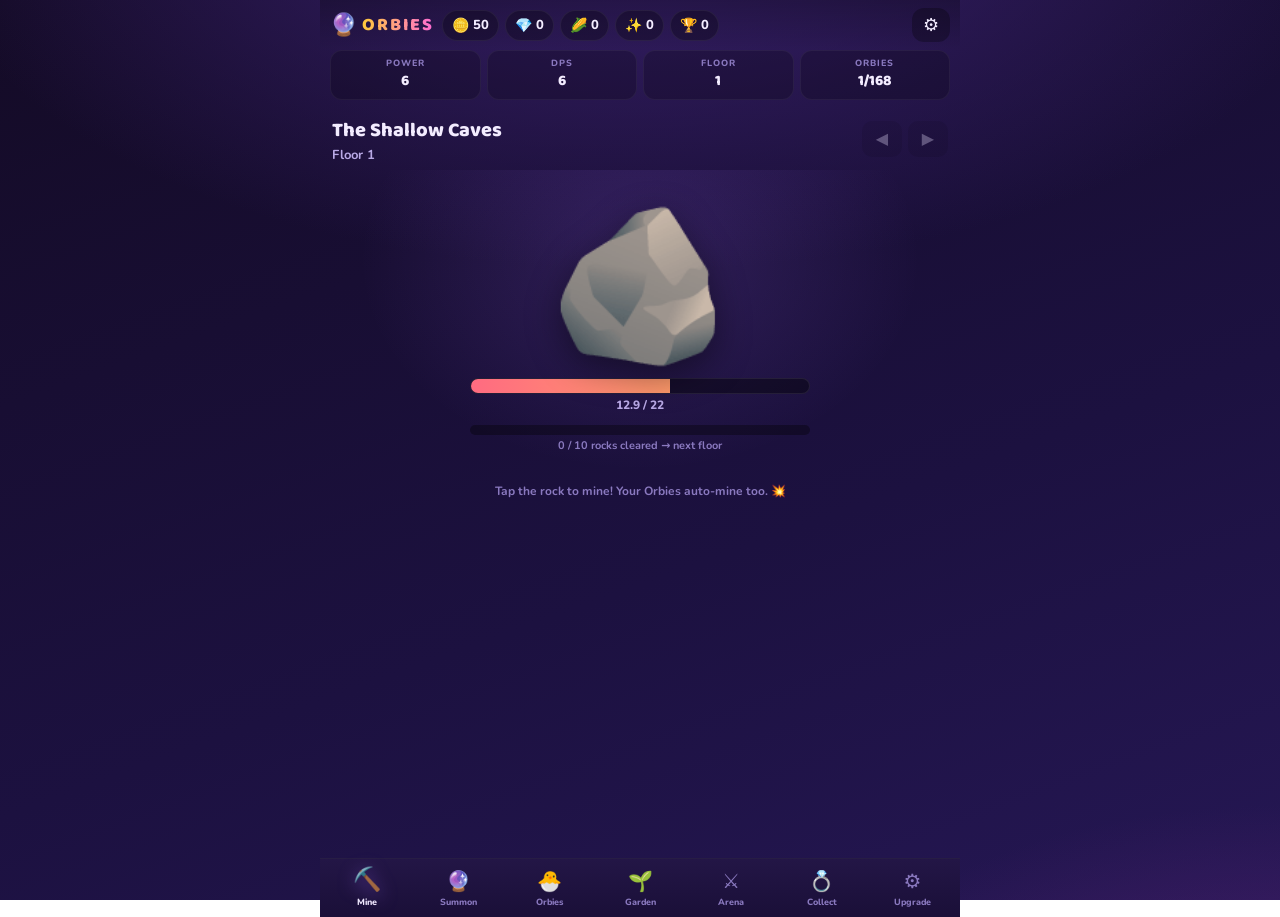
<file: index.html>
<!DOCTYPE html>
<html lang="en">
<head>
  <meta charset="UTF-8" />
  <meta name="viewport" content="width=device-width, initial-scale=1.0, maximum-scale=1.0, user-scalable=no" />
  <meta name="theme-color" content="#1a1030" />
  <meta name="description" content="Orbies — an idle & gacha RPG. Break rocks, earn coins, summon over 100 tiny creatures, farm crops, and climb the Arena leagues." />
  <title>Orbies — Idle Gacha RPG</title>
  <link rel="preconnect" href="https://fonts.googleapis.com" />
  <link rel="preconnect" href="https://fonts.gstatic.com" crossorigin />
  <link href="https://fonts.googleapis.com/css2?family=Baloo+2:wght@500;600;700;800&family=Nunito:wght@400;600;700;800&display=swap" rel="stylesheet" />
  <link rel="stylesheet" href="styles.css" />
  <link rel="icon" href="data:image/svg+xml,%3Csvg xmlns='http://www.w3.org/2000/svg' viewBox='0 0 100 100'%3E%3Ctext y='.9em' font-size='90'%3E%F0%9F%94%AE%3C/text%3E%3C/svg%3E" />
</head>
<body>
  <!-- Loading / boot screen -->
  <div id="boot">
    <div class="boot-orb">🔮</div>
    <div class="boot-title">ORBIES</div>
    <div class="boot-sub">Idle &amp; Gacha RPG</div>
  </div>

  <!-- Top resource bar -->
  <header id="topbar">
    <div class="brand">
      <span class="brand-orb">🔮</span>
      <span class="brand-name">ORBIES</span>
    </div>
    <div class="resources" id="resources">
      <div class="res" title="Coins — earned by breaking rocks"><span class="res-ico">🪙</span><span id="r-coins">0</span></div>
      <div class="res" title="Gems — premium currency from bosses &amp; arena"><span class="res-ico">💎</span><span id="r-gems">0</span></div>
      <div class="res" title="Food — grown in your garden"><span class="res-ico">🌽</span><span id="r-food">0</span></div>
      <div class="res" title="Jewelry Dust — melt gear to earn it"><span class="res-ico">✨</span><span id="r-dust">0</span></div>
      <div class="res" title="Trophies — win them in the Arena"><span class="res-ico">🏆</span><span id="r-trophies">0</span></div>
    </div>
    <button id="menu-btn" class="icon-btn" title="Menu">⚙️</button>
  </header>

  <!-- Power / floor strip -->
  <div id="powerstrip">
    <div class="ps-item"><span class="ps-label">POWER</span><span class="ps-val" id="ps-power">0</span></div>
    <div class="ps-item"><span class="ps-label">DPS</span><span class="ps-val" id="ps-dps">0</span></div>
    <div class="ps-item"><span class="ps-label">FLOOR</span><span class="ps-val" id="ps-floor">1</span></div>
    <div class="ps-item"><span class="ps-label">ORBIES</span><span class="ps-val" id="ps-collection">0</span></div>
  </div>

  <!-- Main content panels -->
  <main id="content">
    <!-- MINE -->
    <section class="panel active" id="panel-mine">
      <div class="floor-head">
        <div>
          <div class="floor-name" id="floor-name">The Shallow Caves</div>
          <div class="floor-sub" id="floor-sub">Floor 1</div>
        </div>
        <div class="floor-nav">
          <button id="floor-prev" class="mini-btn" title="Previous floor">◀</button>
          <button id="floor-next" class="mini-btn" title="Deepest reached">▶</button>
        </div>
      </div>

      <div class="rock-stage">
        <div class="boss-timer" id="boss-timer"></div>
        <button id="rock" class="rock" aria-label="Break the rock">
          <span class="rock-emoji" id="rock-emoji">🪨</span>
        </button>
        <div class="rock-hp-wrap">
          <div class="rock-hp-bar"><div class="rock-hp-fill" id="rock-hp-fill"></div></div>
          <div class="rock-hp-text" id="rock-hp-text">0 / 0</div>
        </div>
        <div class="floor-progress">
          <div class="fp-bar"><div class="fp-fill" id="fp-fill"></div></div>
          <div class="fp-text" id="fp-text">0 / 10 cleared</div>
        </div>
      </div>

      <div class="tap-hint" id="tap-hint">Tap the rock to mine! Your Orbies auto-mine too. 💥</div>
    </section>

    <!-- SUMMON -->
    <section class="panel" id="panel-summon">
      <h2 class="panel-title">🔮 Summoning Altar</h2>
      <p class="panel-desc">Spend coins or gems to summon Orbies. Duplicates become <b>shards</b> that level up that Orbie.</p>
      <div class="summon-cards">
        <div class="summon-card">
          <div class="sc-title">Single Pull</div>
          <div class="sc-cost"><span>🪙</span> <span id="summon1-cost">100</span></div>
          <button class="btn primary" id="summon-1">Summon ×1</button>
        </div>
        <div class="summon-card gold">
          <div class="sc-title">Mega Pull ×10</div>
          <div class="sc-cost"><span>💎</span> <span id="summon10-cost">10</span></div>
          <div class="sc-note">Guaranteed Rare+</div>
          <button class="btn gold-btn" id="summon-10">Summon ×10</button>
        </div>
      </div>
      <div class="odds" id="odds"></div>
      <div class="summon-result" id="summon-result"></div>
    </section>

    <!-- ORBIES (collection) -->
    <section class="panel" id="panel-orbies">
      <h2 class="panel-title">🐣 Your Orbies</h2>
      <div class="orbies-filter" id="orbies-filter"></div>
      <div class="orbies-grid" id="orbies-grid"></div>
      <div class="empty-note" id="orbies-empty">You haven't summoned any Orbies yet. Visit the Summoning Altar!</div>
    </section>

    <!-- GARDEN -->
    <section class="panel" id="panel-garden">
      <h2 class="panel-title">🌱 Garden</h2>
      <p class="panel-desc">Plant crops, wait for them to grow, and harvest <b>🌽 Food</b>. Feed an Orbie to permanently boost its power.</p>
      <div class="seed-picker" id="seed-picker"></div>
      <div class="garden-grid" id="garden-grid"></div>
      <button class="btn" id="expand-garden">Expand Garden — 🪙 <span id="expand-cost">500</span></button>
    </section>

    <!-- ARENA -->
    <section class="panel" id="panel-arena">
      <h2 class="panel-title">⚔️ Arena</h2>
      <p class="panel-desc">Send your Orbies to battle. Win 🏆 trophies, 💎 gems, and gear. Tickets refill over time.</p>
      <div class="arena-status">
        <div class="tickets">Tickets: <b id="arena-tickets">5</b> / 5 <span class="ticket-timer" id="ticket-timer"></span></div>
        <div class="league-badge" id="league-badge">Bronze League</div>
      </div>
      <div class="arena-opponent" id="arena-opponent"></div>
      <button class="btn primary big" id="arena-fight">Find Match &amp; Fight</button>
      <div class="battle-log" id="battle-log"></div>
      <h3 class="sub-title">🏅 Weekly Leaderboard <span class="reset-note" id="league-reset"></span></h3>
      <div class="leaderboard" id="leaderboard"></div>
    </section>

    <!-- COLLECTION (packs / rings / totems) -->
    <section class="panel" id="panel-collection">
      <h2 class="panel-title">💍 Collection</h2>
      <div class="tabs-sub" id="col-subtabs">
        <button class="subtab active" data-sub="rings">Rings</button>
        <button class="subtab" data-sub="totems">Totems</button>
        <button class="subtab" data-sub="packs">Packs</button>
      </div>

      <div class="subpanel active" id="sub-rings">
        <p class="panel-desc">Equip up to <b id="ring-slots">2</b> rings for permanent bonuses. Melt spare rings into <b>✨ dust</b>, then use dust to upgrade equipped rings.</p>
        <div class="equipped-rings" id="equipped-rings"></div>
        <div class="ring-inventory" id="ring-inventory"></div>
        <div class="empty-note" id="rings-empty">No rings yet — win them in the Arena or open packs.</div>
      </div>

      <div class="subpanel" id="sub-totems">
        <p class="panel-desc">Collect totem cards. Complete a <b>set</b> to unlock a permanent global bonus.</p>
        <div class="totem-sets" id="totem-sets"></div>
      </div>

      <div class="subpanel" id="sub-packs">
        <p class="panel-desc">Open packs for totem cards and rings.</p>
        <div class="pack-cards">
          <div class="summon-card">
            <div class="sc-title">Totem Pack</div>
            <div class="sc-cost"><span>💎</span> <span>15</span></div>
            <div class="sc-note">3 totem cards</div>
            <button class="btn primary" id="open-totem-pack">Open</button>
          </div>
          <div class="summon-card gold">
            <div class="sc-title">Jewel Pack</div>
            <div class="sc-cost"><span>💎</span> <span>25</span></div>
            <div class="sc-note">2 rings</div>
            <button class="btn gold-btn" id="open-ring-pack">Open</button>
          </div>
        </div>
        <div class="summon-result" id="pack-result"></div>
      </div>
    </section>

    <!-- UPGRADES -->
    <section class="panel" id="panel-upgrades">
      <h2 class="panel-title">⛏️ Upgrades</h2>
      <p class="panel-desc">Spend coins to grow stronger — forever.</p>
      <div class="upgrade-list" id="upgrade-list"></div>
    </section>
  </main>

  <!-- Bottom nav -->
  <nav id="bottomnav">
    <button class="nav-btn active" data-panel="mine"><span class="nav-ico">⛏️</span><span class="nav-lbl">Mine</span></button>
    <button class="nav-btn" data-panel="summon"><span class="nav-ico">🔮</span><span class="nav-lbl">Summon</span></button>
    <button class="nav-btn" data-panel="orbies"><span class="nav-ico">🐣</span><span class="nav-lbl">Orbies</span></button>
    <button class="nav-btn" data-panel="garden"><span class="nav-ico">🌱</span><span class="nav-lbl">Garden</span></button>
    <button class="nav-btn" data-panel="arena"><span class="nav-ico">⚔️</span><span class="nav-lbl">Arena</span></button>
    <button class="nav-btn" data-panel="collection"><span class="nav-ico">💍</span><span class="nav-lbl">Collect</span></button>
    <button class="nav-btn" data-panel="upgrades"><span class="nav-ico">⚙️</span><span class="nav-lbl">Upgrade</span></button>
  </nav>

  <!-- Toast host -->
  <div id="toasts"></div>

  <!-- Floating damage numbers host -->
  <div id="floaters"></div>

  <!-- Menu modal -->
  <div class="modal-backdrop" id="menu-modal">
    <div class="modal">
      <h3>⚙️ Menu</h3>
      <div class="menu-stats" id="menu-stats"></div>
      <button class="btn" id="btn-save">💾 Save Now</button>
      <button class="btn" id="btn-export">📤 Export Save</button>
      <button class="btn" id="btn-import">📥 Import Save</button>
      <button class="btn danger" id="btn-reset">🗑️ Hard Reset</button>
      <button class="btn ghost" id="btn-close-menu">Close</button>
      <div class="version">Orbies v1.0 · autosaves every 15s</div>
    </div>
  </div>

  <!-- Offline earnings modal -->
  <div class="modal-backdrop" id="offline-modal">
    <div class="modal">
      <h3>😴 Welcome back!</h3>
      <div id="offline-body"></div>
      <button class="btn primary" id="btn-collect-offline">Collect</button>
    </div>
  </div>

  <script src="game.js"></script>
</body>
</html>
</file>
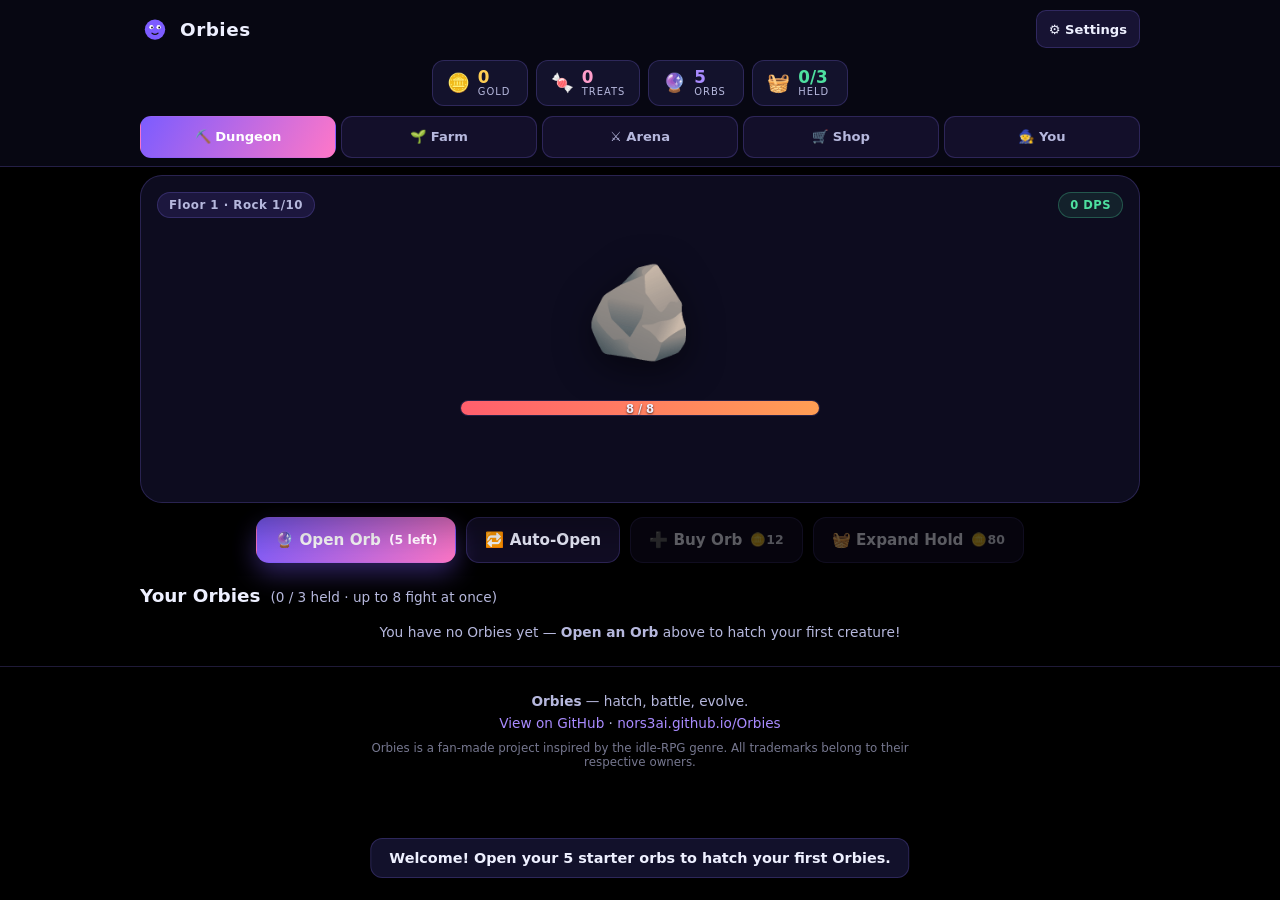
<file: docs/index.html>
<!DOCTYPE html>
<html lang="en">
<head>
<meta charset="UTF-8" />
<!-- Lock zoom on iOS: no pinch-zoom, no double-tap-zoom -->
<meta name="viewport" content="width=device-width, initial-scale=1.0, maximum-scale=1.0, minimum-scale=1.0, user-scalable=no, viewport-fit=cover" />
<title>Orbies — Idle RPG &amp; Gacha Creature Collector</title>
<meta name="description" content="Orbies is an incremental idle & gacha game. Hatch orbs into creatures that battle rocks and floor bosses for you, sell duplicates for treats, level up, and evolve them into rare final forms." />
<meta name="theme-color" content="#000000" />

<!-- Open Graph / social -->
<meta property="og:type" content="website" />
<meta property="og:title" content="Orbies — Idle RPG & Gacha Creature Collector" />
<meta property="og:description" content="Hatch orbs, collect Orbies that battle rocks and bosses for you, and evolve them into rare final forms." />
<meta property="og:url" content="https://nors3ai.github.io/Orbies/" />

<link rel="icon" href="data:image/svg+xml,%3Csvg xmlns='http://www.w3.org/2000/svg' viewBox='0 0 100 100'%3E%3Ccircle cx='50' cy='52' r='34' fill='%237c5cff'/%3E%3Ccircle cx='38' cy='44' r='7' fill='%23fff'/%3E%3Ccircle cx='62' cy='44' r='7' fill='%23fff'/%3E%3Ccircle cx='40' cy='45' r='3' fill='%23111'/%3E%3Ccircle cx='64' cy='45' r='3' fill='%23111'/%3E%3Cpath d='M40 64 Q50 72 60 64' stroke='%23111' stroke-width='4' fill='none' stroke-linecap='round'/%3E%3C/svg%3E" />

<style>
  :root {
    --bg: #0b0b1a;
    --bg-2: #12122b;
    --panel: rgba(30, 28, 66, 0.55);
    --panel-2: rgba(20, 19, 48, 0.66);
    --panel-brd: rgba(140, 120, 255, 0.22);
    --ink: #eef0ff;
    --ink-soft: #b6b8dd;
    --violet: #7c5cff;
    --violet-2: #a98bff;
    --gold: #ffce54;
    --treat: #ff9ecb;
    --mint: #4ee0a0;
    --pink: #ff77c8;
    --sky: #58c9ff;
    --danger: #ff5f6d;
    --shadow: 0 18px 50px rgba(0,0,0,0.45);
    --font: 'Trebuchet MS', 'Segoe UI', system-ui, -apple-system, sans-serif;
  }

  * { box-sizing: border-box; touch-action: manipulation; }

  html, body {
    margin: 0;
    -webkit-text-size-adjust: 100%;
    -webkit-user-select: none; user-select: none;
    -webkit-touch-callout: none;
    overscroll-behavior: none;
  }

  body {
    font-family: var(--font);
    color: var(--ink);
    background: #000;
    min-height: 100vh;
    overflow-x: hidden;
  }

  a { color: var(--violet-2); }
  .wrap { width: min(1000px, 94vw); margin: 0 auto; }

  header.nav {
    position: sticky; top: 0; z-index: 20;
    backdrop-filter: blur(10px);
    background: rgba(11, 11, 26, 0.7);
    border-bottom: 1px solid var(--panel-brd);
  }
  .nav-in { display: flex; align-items: center; gap: 12px; padding: 10px 0; }
  .brand { display: flex; align-items: center; gap: 10px; font-weight: 800; font-size: 1.15rem; letter-spacing: .5px; }
  .brand .badge { width: 30px; height: 30px; }
  .nav-right { margin-left: auto; display: flex; gap: 8px; align-items: center; }

  section { position: relative; z-index: 1; }

  /* ---- resource bar ---- */
  .resbar { display: flex; flex-wrap: wrap; gap: 8px; margin: 0 auto; padding-bottom: 10px; justify-content: center; }
  .resbar-wrap { padding-top: 2px; }
  .res {
    display: flex; align-items: center; gap: 8px;
    background: var(--panel); border: 1px solid var(--panel-brd);
    border-radius: 12px; padding: 8px 14px; min-width: 96px;
  }
  .res .ico { font-size: 1.15rem; }
  .res .v { font-weight: 800; font-size: 1.05rem; line-height: 1; }
  .res .k { font-size: .62rem; text-transform: uppercase; letter-spacing: 1px; color: var(--ink-soft); }
  .res.gold .v { color: var(--gold); }
  .res.treat .v { color: var(--treat); }
  .res.orb .v { color: var(--violet-2); }
  .res.hold .v { color: var(--mint); }

  /* ---- arena ---- */
  .arena {
    position: relative; margin: 8px auto 0;
    background: var(--panel-2); border: 1px solid var(--panel-brd);
    border-radius: 22px; box-shadow: var(--shadow); padding: 16px 16px 14px;
    overflow: hidden;
  }
  .arena-top { display: flex; justify-content: space-between; align-items: center; gap: 8px; }
  .floor-tag {
    font-size: .74rem; letter-spacing: .5px; color: var(--ink-soft); font-weight: 800;
    background: rgba(124,92,255,0.14); border: 1px solid var(--panel-brd);
    padding: 5px 11px; border-radius: 999px;
  }
  .floor-tag.boss { color: #ffd0d4; background: rgba(255,95,109,0.14); border-color: rgba(255,95,109,0.4); }
  .dps-tag {
    font-size: .72rem; letter-spacing: .5px; color: var(--mint); font-weight: 800;
    background: rgba(78,224,160,0.10); border: 1px solid rgba(78,224,160,0.28);
    padding: 5px 11px; border-radius: 999px; white-space: nowrap;
  }

  .rock-stage { position: relative; height: 168px; display: grid; place-items: center; margin-top: 10px; }
  #rock {
    font-size: 92px; line-height: 1; cursor: default; pointer-events: none;
    filter: drop-shadow(0 10px 18px rgba(0,0,0,0.5));
    transition: transform .07s ease;
  }
  #rock.boss {
    font-size: 104px;
    filter: drop-shadow(0 0 16px rgba(255,60,90,0.6)) drop-shadow(0 10px 18px rgba(0,0,0,0.5));
    animation: bosspulse 1.2s ease-in-out infinite;
  }
  @keyframes bosspulse { 0%,100% { transform: scale(1); } 50% { transform: scale(1.06); } }
  #rock.shake { animation: shake .12s ease; }
  @keyframes shake {
    0%,100% { transform: translate(0,0); }
    25% { transform: translate(-4px,2px) rotate(-2deg); }
    75% { transform: translate(4px,-2px) rotate(2deg); }
  }
  #rock.pop { animation: rockpop .4s ease; }
  @keyframes rockpop { 0% { transform: scale(1);} 40% { transform: scale(1.25);} 100% { transform: scale(1);} }

  .hpbar {
    width: min(360px, 82%); height: 16px; margin: 4px auto 0;
    background: rgba(0,0,0,0.35); border: 1px solid var(--panel-brd);
    border-radius: 999px; overflow: hidden; position: relative;
  }
  .hpbar > span {
    position: absolute; inset: 0; width: 100%;
    background: linear-gradient(90deg, #ff5f6d, #ff9e54);
    transform-origin: left center; transition: transform .08s linear;
  }
  .hpbar > span.boss { background: linear-gradient(90deg, #b5179e, #ff5f6d); }
  .hpbar .hptext {
    position: relative; z-index: 2; font-size: .72rem; font-weight: 800;
    text-align: center; line-height: 16px; text-shadow: 0 1px 2px rgba(0,0,0,0.7);
  }

  .timerbar {
    width: min(360px, 82%); height: 13px; margin: 7px auto 0;
    background: rgba(0,0,0,0.35); border: 1px solid var(--panel-brd);
    border-radius: 999px; overflow: hidden; position: relative;
  }
  .timerbar > span {
    position: absolute; inset: 0; width: 100%;
    background: linear-gradient(90deg, #4ee0a0, #ffce54);
    transform-origin: left center; transition: transform .1s linear;
  }
  .timerbar .timertext {
    position: relative; z-index: 2; font-size: .68rem; font-weight: 800;
    text-align: center; line-height: 13px; text-shadow: 0 1px 2px rgba(0,0,0,0.7);
  }

  .gate { display: flex; gap: 10px; justify-content: center; flex-wrap: wrap; margin-top: 12px; }

  /* fighters */
  .fighters { display: flex; justify-content: center; flex-wrap: wrap; gap: 6px; margin-top: 14px; min-height: 46px; }
  .fighter {
    position: relative; width: 44px; height: 44px; display: grid; place-items: center;
    font-size: 26px; border-radius: 12px;
    background: rgba(124,92,255,0.10); border: 1px solid var(--panel-brd);
    transition: transform .12s ease;
  }
  .fighter.hit { animation: lunge .22s ease; }
  @keyframes lunge { 0% { transform: translateY(0);} 45% { transform: translateY(-14px) scale(1.12);} 100% { transform: translateY(0);} }
  .empty-note { color: var(--ink-soft); font-size: .86rem; text-align: center; }

  .dmg-float {
    position: absolute; z-index: 5; pointer-events: none; font-weight: 800;
    color: #fff; text-shadow: 0 2px 6px rgba(0,0,0,0.7); font-size: 1rem;
    animation: dmgrise .7s ease-out forwards;
  }
  @keyframes dmgrise { from { opacity: 1; transform: translateY(0);} to { opacity: 0; transform: translateY(-52px);} }
  /* bigger yellow splash for the gold a defeated rock is worth */
  .gold-float {
    position: absolute; left: 50%; z-index: 6; pointer-events: none; font-weight: 900;
    color: #ffce54; text-shadow: 0 2px 8px rgba(0,0,0,0.85), 0 0 14px rgba(255,206,84,0.6);
    font-size: 2rem; letter-spacing: .01em; white-space: nowrap;
    animation: goldrise 1s ease-out forwards;
  }
  @keyframes goldrise {
    0%   { opacity: 0; transform: translate(-50%, 8px) scale(.6); }
    22%  { opacity: 1; transform: translate(-50%, 0) scale(1.15); }
    100% { opacity: 0; transform: translate(-50%, -78px) scale(1); }
  }

  /* ---- buttons ---- */
  .actions { display: flex; flex-wrap: wrap; gap: 10px; justify-content: center; margin: 14px 0 6px; }
  .btn {
    display: inline-flex; align-items: center; gap: 8px; justify-content: center;
    padding: 12px 18px; border-radius: 13px; font-weight: 800; font-size: .95rem;
    border: 1px solid var(--panel-brd); cursor: pointer; min-height: 46px;
    background: rgba(124,92,255,0.14); color: var(--ink);
    transition: transform .12s, background .2s, opacity .2s;
    font-family: var(--font);
  }
  .btn:hover { transform: translateY(-2px); }
  .btn:active { transform: translateY(0) scale(.98); }
  .btn.primary { background: linear-gradient(120deg, var(--violet), var(--pink)); color: #fff; border-color: transparent; box-shadow: 0 10px 26px rgba(124,92,255,0.4); }
  .btn.big { font-size: 1.05rem; padding: 14px 28px; min-height: 52px; }
  .btn.fight { background: linear-gradient(120deg, #ff5f6d, #ff9e54); color: #2a0a00; border-color: transparent; box-shadow: 0 10px 26px rgba(255,95,109,0.4); }
  .btn.descend { background: linear-gradient(120deg, var(--mint), var(--sky)); color: #04231a; border-color: transparent; box-shadow: 0 10px 26px rgba(78,224,160,0.4); }
  .btn.danger { background: rgba(255,95,109,0.16); border-color: rgba(255,95,109,0.5); color: #ffd0d4; }
  .btn.small { padding: 8px 12px; font-size: .82rem; min-height: 38px; border-radius: 10px; }
  .btn:disabled { opacity: .38; cursor: not-allowed; transform: none; box-shadow: none; }
  .btn .cost { font-size: .78rem; opacity: .9; font-weight: 700; }

  /* ---- tabs ---- */
  .tabbar { display: flex; gap: 5px; padding-bottom: 8px; }
  .tab {
    flex: 1; padding: 9px 4px; border-radius: 11px; font-weight: 800; font-size: .82rem; min-height: 42px;
    border: 1px solid var(--panel-brd); background: rgba(124,92,255,0.10); color: var(--ink-soft);
    cursor: pointer; font-family: var(--font); white-space: nowrap; overflow: hidden; text-overflow: ellipsis;
  }
  .tab.active { background: linear-gradient(120deg, var(--violet), var(--pink)); color: #fff; border-color: transparent; }
  /* hide the text labels on narrow screens so five emoji tabs always fit */
  @media (max-width: 520px) { .tab .tl { display: none; } .tab { font-size: 1.1rem; padding: 9px 2px; } }
  .tab-page { animation: fadein .2s ease; }
  @keyframes fadein { from { opacity: 0; } to { opacity: 1; } }

  /* ---- farm ---- */
  /* ---- farm: garden scene ---- */
  .farm-scene {
    position: relative; border-radius: 16px; padding: 0; margin: 10px 0; overflow: hidden;
    border: 1px solid rgba(0,0,0,0.5);
    background:
      radial-gradient(130% 90% at 50% 125%, rgba(150,205,90,.4), transparent 62%),
      linear-gradient(180deg, #12331d 0%, #1b4826 20%, #2f6a31 46%, #56963c 78%, #74b247 100%);
    box-shadow: inset 0 22px 44px rgba(0,0,0,.4), inset 0 -10px 30px rgba(0,0,0,.2);
  }
  .garden-sign {
    position: absolute; top: 10px; left: 10px; z-index: 2; font-weight: 800; letter-spacing: .14em;
    color: #f2e2b8; font-size: .78rem; padding: 6px 12px; border-radius: 8px;
    background: linear-gradient(180deg,#6b4a2a,#48300f); border: 2px solid #291a0a;
    box-shadow: 0 3px 0 rgba(0,0,0,.4), inset 0 1px 0 rgba(255,255,255,.15); text-shadow: 0 1px 0 rgba(0,0,0,.5);
  }
  .farm-plots-scroll { position: relative; z-index: 1; max-height: 60vh; overflow-y: auto; padding: 44px 12px 16px; -webkit-overflow-scrolling: touch; }
  .plots { display: grid; grid-template-columns: repeat(3, 1fr); gap: 12px; margin: 0; }
  .plots.diamond { gap: 20px; padding: 14px 6px; }
  .plot {
    aspect-ratio: 5 / 4; border-radius: 10px; border: 3px solid #4a3016; padding: 0; cursor: pointer;
    position: relative; overflow: hidden; color: var(--ink); font-family: var(--font);
    background: radial-gradient(78% 70% at 50% 38%, #3c2614, #241509);
    box-shadow: inset 0 0 14px rgba(0,0,0,.65), 0 3px 0 rgba(0,0,0,.35);
  }
  .plots.diamond .plot { transform: rotate(45deg); aspect-ratio: 1 / 1; }
  .plots.diamond .plot .pinner { transform: rotate(-45deg); }
  .plot .pinner { display: flex; flex-direction: column; align-items: center; justify-content: center; width: 100%; height: 100%; text-align: center; }
  .plot.ready { border-color: var(--mint); box-shadow: inset 0 0 14px rgba(0,0,0,.5), 0 0 14px rgba(78,224,160,0.45); }
  .plot .pe { font-size: 30px; line-height: 1; }
  .plot .plabel { font-size: .58rem; color: #d8c39a; margin-top: 3px; text-shadow: 0 1px 2px rgba(0,0,0,.6); }
  .plot.ready .plabel { color: var(--mint); font-weight: 800; }
  .plot .pbar { position: absolute; left: 10%; right: 10%; bottom: 7px; height: 8px; background: rgba(0,0,0,.55); border-radius: 4px; overflow: hidden; }
  .plot .pbar > span { display: block; height: 100%; background: linear-gradient(90deg,#8ee06a,#4fbf50); }
  .plot .ptick { position: absolute; top: 4px; right: 6px; color: var(--mint); font-weight: 800; font-size: .8rem; }
  .plot .empty-plus { font-size: 24px; color: #c9b78e; opacity: .6; }

  /* ---- farm: toolbar ---- */
  .farm-toolbar { position: sticky; bottom: 8px; display: flex; gap: 8px; align-items: center; margin-top: 10px; background: var(--panel); border: 1px solid var(--panel-brd); border-radius: 14px; padding: 8px; }
  .ftool { display: flex; flex-direction: column; align-items: center; gap: 2px; padding: 8px 12px; border-radius: 11px; background: rgba(255,255,255,.05); border: 1px solid var(--panel-brd); color: var(--ink); font-family: var(--font); font-weight: 700; cursor: pointer; font-size: .68rem; }
  .ftool .fi { font-size: 1.15rem; line-height: 1; }
  .fsel { flex: 1; display: flex; align-items: center; gap: 8px; padding: 6px 10px; border-radius: 11px; background: rgba(0,0,0,.28); min-width: 0; }
  .fsel-ico { font-size: 1.5rem; flex: none; }
  .fsel-txt { display: flex; flex-direction: column; min-width: 0; }
  .fsel-txt b { font-size: .88rem; }
  .fsel-txt span { font-size: .66rem; color: var(--ink-soft); }
  #autoOpen.running { box-shadow: 0 0 0 2px var(--mint), 0 0 12px rgba(78,224,160,.5); }

  /* ---- bottom sheets ---- */
  .sheet { position: fixed; inset: 0; z-index: 55; background: rgba(0,0,0,.62); display: none; align-items: flex-end; justify-content: center; }
  .sheet.show { display: flex; }
  .sheet-card {
    width: 100%; max-width: 620px; max-height: 86vh; overflow-y: auto; touch-action: none;
    background: linear-gradient(180deg,#241a12,#160f08); border: 2px solid #4a3016; border-bottom: none;
    border-radius: 22px 22px 0 0; padding: 10px 16px 26px; box-shadow: 0 -8px 30px rgba(0,0,0,.55); animation: sheetUp .22s ease;
  }
  @keyframes sheetUp { from { transform: translateY(100%); } to { transform: translateY(0); } }
  .grabber { width: 46px; height: 5px; border-radius: 3px; background: rgba(255,255,255,.28); margin: 2px auto 14px; }
  .sheet-title { text-align: center; font-weight: 800; letter-spacing: .06em; font-size: 1.2rem; margin-bottom: 16px; color: #f0e6d0; }
  .sheet-title span { color: #ffce54; }
  .build-row, .seed-row {
    width: 100%; display: flex; align-items: center; gap: 12px; padding: 13px 15px; border-radius: 14px;
    background: rgba(255,255,255,.03); border: 1px solid var(--panel-brd); color: var(--ink); font-family: var(--font); cursor: pointer; text-align: left;
  }
  .build-ico { font-size: 1.6rem; }
  .build-info { flex: 1; display: flex; flex-direction: column; }
  .build-name { font-weight: 800; font-size: 1rem; }
  .build-sub { font-size: .76rem; color: var(--ink-soft); }
  .build-right, .seed-right { display: flex; flex-direction: column; align-items: flex-end; gap: 2px; }
  .build-cost, .seed-cost { font-weight: 800; color: #ffce54; }
  .build-row.cant .build-cost, .seed-row .seed-left.out { color: #ff6d6d; }
  .build-owned { font-size: .72rem; color: var(--ink-soft); }
  .seg { display: flex; gap: 8px; margin-bottom: 14px; }
  .seg-btn { flex: 1; padding: 12px; border-radius: 12px; background: rgba(255,255,255,.03); border: 1px solid var(--panel-brd); color: var(--ink-soft); font-family: var(--font); font-weight: 800; font-size: 1rem; cursor: pointer; }
  .seg-btn.active { background: linear-gradient(180deg,#5a3f22,#3c2915); color: #f0e6d0; border-color: #6b4a2a; }
  .seed-list { display: flex; flex-direction: column; gap: 10px; }
  .seed-row.sel { border-color: var(--violet-2); box-shadow: 0 0 0 1px var(--violet-2) inset; background: rgba(124,92,255,.12); }
  .seed-ico { font-size: 1.7rem; flex: none; }
  .seed-mid { flex: 1; min-width: 0; display: flex; flex-direction: column; }
  .seed-name { font-weight: 800; font-size: 1rem; }
  .seed-sub { font-size: .78rem; color: var(--ink-soft); }
  .seed-left { font-size: .76rem; color: var(--ink-soft); }
  .seed-foot { text-align: center; color: var(--ink-soft); font-size: .78rem; margin-top: 16px; }

  /* ---- arena (leaderboard) ---- */
  .arena-hdr { display: flex; align-items: center; justify-content: space-between; gap: 10px; margin: 8px 0 12px; }
  .arena-rank { display: flex; align-items: center; gap: 10px; }
  .rank-shield { font-size: 2rem; line-height: 1; filter: drop-shadow(0 2px 4px rgba(0,0,0,.6)); }
  .rank-name { font-weight: 800; font-size: 1.15rem; letter-spacing: .01em; }
  .rank-pts { font-size: .95rem; font-weight: 800; color: #ffce54; display: flex; align-items: center; gap: 4px; }
  .rank-pts .pt-ico { font-size: .85rem; }
  .arena-flags { background: var(--panel); border: 1px solid var(--panel-brd); border-radius: 12px; padding: 8px 12px; font-weight: 800; font-size: 1rem; display: flex; align-items: center; gap: 3px; }
  .arena-flags .flag-max { color: var(--ink-soft); font-weight: 700; }
  .arena-flags .sub { color: var(--ink-soft); font-size: .68rem; font-weight: 600; margin-left: 6px; }

  .board { display: flex; flex-direction: column; gap: 4px; margin-bottom: 12px; position: relative; max-height: 58vh; overflow-y: auto; -webkit-overflow-scrolling: touch; }
  .lbrow {
    display: flex; align-items: center; gap: 10px; padding: 8px 12px;
    background: var(--panel); border: 1px solid var(--panel-brd); border-radius: 12px;
  }
  .lbrow.top1 { background: linear-gradient(90deg, rgba(255,206,84,.18), rgba(255,206,84,.03)); border-color: rgba(255,206,84,.4); }
  .lbrow.top2 { background: linear-gradient(90deg, rgba(120,220,232,.16), rgba(120,220,232,.03)); border-color: rgba(120,220,232,.35); }
  .lbrow.top3 { background: linear-gradient(90deg, rgba(255,138,61,.15), rgba(255,138,61,.03)); border-color: rgba(255,138,61,.32); }
  .lbrow.me { background: linear-gradient(90deg, rgba(124,92,255,.28), rgba(124,92,255,.06)); border-color: rgba(124,92,255,.6); box-shadow: 0 0 0 1px rgba(124,92,255,.35) inset; }
  .lbrank { width: 44px; font-weight: 800; font-size: 1.05rem; color: var(--ink-soft); text-align: center; flex-shrink: 0; }
  .lbrow.top1 .lbrank { color: #ffce54; } .lbrow.top2 .lbrank { color: #9fe6f2; } .lbrow.top3 .lbrank { color: #ff9f5a; }
  .lbav { width: 40px; height: 40px; flex-shrink: 0; display: flex; align-items: center; justify-content: center; font-size: 1.4rem; background: rgba(0,0,0,.35); border: 1px solid var(--panel-brd); border-radius: 9px; }
  .lbmid { flex: 1; min-width: 0; }
  .lbname { font-weight: 800; font-size: .95rem; overflow: hidden; text-overflow: ellipsis; white-space: nowrap; }
  .lbyou { color: #b9a6ff; font-weight: 800; }
  .lbdps { font-size: .78rem; font-weight: 700; color: #4ee0a0; }
  .lbpts { display: flex; align-items: center; gap: 4px; font-weight: 800; font-size: .95rem; color: #ffce54; background: rgba(0,0,0,.3); border: 1px solid var(--panel-brd); border-radius: 10px; padding: 5px 10px; flex-shrink: 0; }
  .lbpts .pt-ico { font-size: .8rem; }

  .arena-cta { display: flex; flex-direction: column; gap: 6px; }
  .cta-flag { opacity: .9; margin-left: 6px; font-size: .85em; }
  /* ---- arena challenge picker: a swipeable strip of the next rivals above you ---- */
  .arena-pick { margin-bottom: 12px; }
  .arena-pick-hd { font-weight: 800; font-size: .92rem; margin-bottom: 8px; }
  .arena-pick-hd .ap-sub { color: var(--ink-soft); font-weight: 700; font-size: .78rem; }
  .opp-strip { display: flex; gap: 8px; overflow-x: auto; -webkit-overflow-scrolling: touch; padding-bottom: 4px; scroll-snap-type: x proximity; }
  .opp-strip::-webkit-scrollbar { height: 6px; }
  .opp-strip::-webkit-scrollbar-thumb { background: rgba(255,255,255,.14); border-radius: 3px; }
  .opp-card { flex: 0 0 auto; width: 118px; scroll-snap-align: start; cursor: pointer; display: flex; flex-direction: column; align-items: center; gap: 4px; text-align: center;
    background: var(--panel); border: 1px solid var(--panel-brd); border-radius: 12px; padding: 10px 8px 8px; font-family: var(--font); color: var(--ink); position: relative; }
  .opp-card:disabled { opacity: .5; cursor: default; }
  .opp-card:active { transform: scale(.97); }
  .opp-rank { position: absolute; top: 6px; left: 8px; font-size: .68rem; font-weight: 800; color: var(--ink-soft); }
  .opp-av { width: 46px; height: 46px; display: flex; align-items: center; justify-content: center; font-size: 1.7rem; background: rgba(0,0,0,.35); border: 1px solid var(--panel-brd); border-radius: 10px; margin-top: 6px; }
  .opp-name { font-weight: 800; font-size: .8rem; max-width: 100%; overflow: hidden; text-overflow: ellipsis; white-space: nowrap; }
  .opp-dps { font-size: .72rem; font-weight: 700; color: #4ee0a0; }
  .opp-reward { margin-top: 2px; font-weight: 800; font-size: .92rem; border-radius: 9px; padding: 3px 8px; width: 100%; background: rgba(0,0,0,.3); }
  .opp-flag { font-size: .68rem; color: var(--ink-soft); font-weight: 700; }
  .opp-card.diff-green { border-color: #43e08a; } .opp-card.diff-green .opp-reward { background: linear-gradient(180deg,#3ddc84,#25a55b); color: #05210f; }
  .opp-card.diff-yellow { border-color: #ffdd6b; } .opp-card.diff-yellow .opp-reward { background: linear-gradient(180deg,#ffd34d,#e0a91e); color: #2a1e00; }
  .opp-card.diff-red { border-color: #ff7b86; } .opp-card.diff-red .opp-reward { background: linear-gradient(180deg,#ff5f6d,#d43443); color: #2a0308; }
  .opp-empty { color: var(--ink-soft); font-size: .85rem; padding: 14px 4px; }
  .arena-log { display: flex; flex-direction: column; gap: 4px; }
  .arena-log .lg { font-size: .78rem; color: var(--ink-soft); background: rgba(255,255,255,0.03); border: 1px solid var(--panel-brd); border-radius: 8px; padding: 4px 10px; }

  /* ---- fight screen ---- */
  /* the arena battle overlay — must NOT be the bare `.fight` class, which also
     appears as the boss button's `.btn.fight` modifier (it would hide it) */
  .fightscreen { position: fixed; inset: 0; z-index: 60; background: rgba(4,2,12,.94); display: none; align-items: flex-start; justify-content: center; padding: 14px; overflow-y: auto; -webkit-overflow-scrolling: touch; }
  .fightscreen.show { display: flex; }
  .fight-box { width: 100%; max-width: 640px; margin: auto; display: flex; flex-direction: column; gap: 12px; padding-bottom: 8px; }
  .fight-top { display: flex; align-items: center; justify-content: space-between; }
  .fight-title { font-weight: 800; font-size: 1.15rem; }
  .fight-cols { display: grid; grid-template-columns: 1fr auto 1fr; gap: 8px; align-items: start; }
  .fcol { display: flex; flex-direction: column; gap: 6px; min-width: 0; }
  .fcol-title { font-weight: 800; font-size: .82rem; text-align: center; color: var(--ink-soft); overflow: hidden; text-overflow: ellipsis; white-space: nowrap; margin-bottom: 2px; }
  .fvs { align-self: center; font-weight: 800; color: #ff6d8f; font-size: 1.1rem; }
  .fighter { display: flex; gap: 8px; align-items: center; background: var(--panel); border: 1px solid var(--panel-brd); border-radius: 11px; padding: 7px 9px; transition: transform .12s, box-shadow .12s, opacity .2s; }
  .fighter .favatar { font-size: 1.5rem; flex-shrink: 0; }
  .fighter .fmeta { flex: 1; min-width: 0; }
  .fighter .fname { font-weight: 700; font-size: .78rem; overflow: hidden; text-overflow: ellipsis; white-space: nowrap; }
  .fighter .fhpbar { height: 7px; background: rgba(0,0,0,.45); border-radius: 5px; overflow: hidden; margin: 3px 0; }
  .fighter .fhpbar span { display: block; height: 100%; width: 100%; background: linear-gradient(90deg, #4ee0a0, #48d17a); transition: width .2s; }
  .fighter .fhptext { font-size: .66rem; color: var(--ink-soft); }
  .fcol#fcolNpc .fhpbar span { background: linear-gradient(90deg, #ff8a3d, #ff5f6d); }
  .fighter.attacking { transform: scale(1.06); box-shadow: 0 0 0 2px rgba(124,92,255,.7), 0 0 16px rgba(124,92,255,.5); z-index: 1; }
  .fighter.hurt { animation: fshake .28s; }
  .fighter.down { opacity: .32; filter: grayscale(1); }
  @keyframes fshake { 0%,100%{transform:translateX(0)} 25%{transform:translateX(-4px)} 75%{transform:translateX(4px)} }
  .fight-result { background: var(--panel); border: 1px solid var(--panel-brd); border-radius: 16px; padding: 16px; text-align: center; }
  .fight-result[hidden] { display: none; }
  .fr-title { font-weight: 800; font-size: 1.4rem; margin-bottom: 10px; }
  .fr-title.win { color: #4ee0a0; } .fr-title.lose { color: #ff5f6d; }
  .fr-grid { display: grid; grid-template-columns: 1fr 1fr; gap: 10px; margin-bottom: 12px; }
  .fr-col { background: rgba(0,0,0,.3); border: 1px solid var(--panel-brd); border-radius: 12px; padding: 10px; }
  .fr-h { font-weight: 800; font-size: .82rem; margin-bottom: 6px; overflow: hidden; text-overflow: ellipsis; white-space: nowrap; }
  .fr-h.you { color: #b9a6ff; } .fr-h.npc { color: #ff9f5a; }
  .fr-row { display: flex; justify-content: space-between; font-size: .78rem; padding: 2px 0; }
  .fr-row span { color: var(--ink-soft); }
  .fr-points { font-weight: 800; color: #ffce54; margin-bottom: 12px; }

  /* ---- shop ---- */
  .shop-list { display: flex; flex-direction: column; gap: 10px; margin-top: 6px; }
  .shop-item { display: flex; align-items: center; gap: 12px; padding: 12px 14px; border-radius: 14px; background: var(--panel); border: 1px solid var(--panel-brd); }
  .shop-ico { font-size: 1.7rem; flex: none; }
  .shop-info { flex: 1; min-width: 0; }
  .shop-name { font-weight: 800; font-size: .98rem; }
  .shop-sub { font-size: .76rem; color: var(--ink-soft); }
  .shop-item .btn { flex: none; min-width: 96px; }

  /* ---- profile ---- */
  .profile-card { display: flex; flex-direction: column; gap: 18px; background: var(--panel); border: 1px solid var(--panel-brd); border-radius: 16px; padding: 16px; margin-top: 6px; }
  .profile-top { display: flex; align-items: center; gap: 14px; }
  .profile-av { width: 64px; height: 64px; flex: none; display: flex; align-items: center; justify-content: center; font-size: 2.2rem; border-radius: 16px; background: rgba(124,92,255,0.14); border: 1px solid var(--panel-brd); box-shadow: 0 0 0 2px rgba(124,92,255,.35), 0 0 18px rgba(124,92,255,.35); }
  .profile-name { font-weight: 800; font-size: 1.25rem; word-break: break-word; }
  .profile-sub { font-size: .8rem; color: var(--ink-soft); }
  .profile-field { display: flex; flex-direction: column; gap: 8px; }
  .profile-lbl { font-weight: 700; font-size: .86rem; }
  .profile-hint { color: var(--ink-soft); font-weight: 500; font-size: .74rem; }
  .profile-row { display: flex; gap: 8px; }
  .name-input { flex: 1; min-width: 0; padding: 10px 12px; border-radius: 10px; border: 1px solid var(--panel-brd); background: rgba(0,0,0,.3); color: var(--ink); font-family: var(--font); font-size: 1rem; font-weight: 700; }
  .name-input:focus { outline: none; border-color: var(--violet-2); box-shadow: 0 0 0 2px rgba(124,92,255,.4); }
  .icon-grid { display: grid; grid-template-columns: repeat(auto-fill, minmax(52px, 1fr)); gap: 8px; }
  .icon-opt { aspect-ratio: 1/1; display: flex; align-items: center; justify-content: center; font-size: 1.6rem; border-radius: 12px; background: rgba(0,0,0,.28); border: 1px solid var(--panel-brd); cursor: pointer; }
  .icon-opt.sel { border-color: var(--violet-2); background: rgba(124,92,255,.2); box-shadow: 0 0 0 2px var(--violet-2) inset; }
  .icon-empty { color: var(--ink-soft); font-size: .82rem; padding: 8px 2px; }

  /* ---- roster ---- */
  .roster-head { display: flex; align-items: baseline; gap: 10px; margin: 22px 0 10px; }
  .roster-head h2 { margin: 0; font-size: 1.15rem; }
  .roster-head .cap { color: var(--ink-soft); font-size: .85rem; }
  .roster { display: grid; grid-template-columns: repeat(auto-fill, minmax(230px, 1fr)); gap: 12px; }
  .card {
    background: var(--panel); border: 1px solid var(--panel-brd); border-radius: 16px;
    padding: 14px; box-shadow: var(--shadow); position: relative; overflow: hidden;
  }
  .card.new { animation: cardpop .5s ease; }
  @keyframes cardpop { 0% { transform: scale(.7); opacity: 0;} 60% { transform: scale(1.04);} 100% { transform: scale(1); opacity: 1;} }
  .card .top { display: flex; align-items: center; gap: 12px; }
  .card .avatar { font-size: 40px; line-height: 1; width: 54px; height: 54px; display: grid; place-items: center; border-radius: 14px; background: rgba(0,0,0,0.22); }
  .card .who { flex: 1; min-width: 0; }
  .card .name { font-weight: 800; font-size: 1rem; display: flex; align-items: center; gap: 6px; }
  .card .stars { font-size: .78rem; letter-spacing: 1px; }
  .rarity-badge {
    display: inline-block; margin-top: 3px; padding: 2px 9px; border-radius: 999px;
    font-size: .72rem; font-weight: 800; letter-spacing: .4px; border: 1px solid rgba(255,255,255,0.14);
  }
  .card .stats { display: flex; gap: 14px; margin: 12px 2px 10px; }
  .card .stat .n { font-weight: 800; font-size: 1.02rem; }
  .card .stat .l { font-size: .64rem; text-transform: uppercase; letter-spacing: 1px; color: var(--ink-soft); }
  .card .stat .n.dps { color: var(--mint); }
  .card .btns { display: flex; flex-wrap: wrap; gap: 6px; }
  .card .btns .btn { flex: 1 1 auto; }
  .btn.evolve { background: linear-gradient(120deg, #ffce54, #ff9e54); color: #2a1a00; border-color: transparent; }
  .btn.sell { background: rgba(255,95,109,0.14); border-color: rgba(255,95,109,0.4); }
  .maxed { font-size: .72rem; color: var(--gold); font-weight: 800; text-transform: uppercase; letter-spacing: 1px; }

  /* ---- hatch reveal overlay ---- */
  .reveal {
    position: fixed; inset: 0; z-index: 66; display: none; place-items: center;
    background: rgba(5,4,18,0.72); backdrop-filter: blur(4px);
  }
  .reveal.show { display: grid; }
  .reveal .card-reveal {
    text-align: center; padding: 30px 34px; border-radius: 22px;
    background: var(--panel-2); border: 1px solid var(--panel-brd); box-shadow: var(--shadow);
    animation: revealpop .45s cubic-bezier(.2,1.3,.5,1);
    max-width: 86vw;
  }
  @keyframes revealpop { 0% { transform: scale(.5) rotate(-8deg); opacity: 0;} 100% { transform: scale(1) rotate(0); opacity: 1;} }
  .reveal .emo { font-size: 84px; line-height: 1; filter: drop-shadow(0 8px 20px rgba(0,0,0,0.5)); }
  .reveal .rname { font-weight: 800; font-size: 1.4rem; margin-top: 10px; }
  .reveal .rrar { margin-top: 8px; font-weight: 800; font-size: 1.05rem; }
  .reveal .rstats { margin-top: 6px; font-weight: 800; font-size: .92rem; color: var(--mint); }
  .reveal .reveal-msg { margin-top: 12px; color: var(--ink-soft); font-size: .86rem; max-width: 320px; margin-left: auto; margin-right: auto; line-height: 1.4; }
  .reveal .reveal-actions { margin-top: 16px; display: flex; flex-wrap: wrap; gap: 8px; justify-content: center; }
  .reveal .pick-grid { display: grid; grid-template-columns: 1fr; gap: 8px; max-height: 44vh; overflow-y: auto; width: min(340px, 80vw); }
  .reveal .pick-item {
    display: flex; align-items: center; gap: 10px; padding: 8px 12px; border-radius: 12px;
    background: rgba(124,92,255,0.12); border: 1px solid var(--panel-brd);
    cursor: pointer; text-align: left; color: var(--ink); font-family: var(--font); width: 100%;
  }
  .reveal .pick-item:hover { background: rgba(124,92,255,0.24); }
  .reveal .pick-item .pe { font-size: 26px; line-height: 1; }
  .reveal .pick-item .pmeta { flex: 1; min-width: 0; display: flex; flex-direction: column; }
  .reveal .pick-item .pn { font-weight: 800; font-size: .92rem; }
  .reveal .pick-item .psub { font-size: .72rem; color: var(--ink-soft); }

  /* ---- auto-open menu ---- */
  .automenu { position: fixed; inset: 0; z-index: 65; display: none; place-items: center; background: rgba(5,4,18,0.72); backdrop-filter: blur(4px); }
  .automenu.show { display: grid; }
  .am-card {
    width: min(400px, 92vw); max-height: 88vh; overflow-y: auto;
    background: var(--panel-2); border: 1px solid var(--panel-brd); border-radius: 20px;
    box-shadow: var(--shadow); padding: 20px;
  }
  .am-title { font-weight: 800; font-size: 1.2rem; text-align: center; }
  .am-sub { color: var(--ink-soft); font-size: .8rem; text-align: center; margin: 8px auto 12px; line-height: 1.45; max-width: 340px; }
  .am-quick { display: flex; gap: 8px; justify-content: center; margin-bottom: 10px; }
  .am-list { display: grid; grid-template-columns: 1fr 1fr; gap: 5px 10px; margin-bottom: 12px; }
  .am-row { display: flex; align-items: center; gap: 8px; padding: 6px 8px; border-radius: 9px; cursor: pointer; background: rgba(255,255,255,0.03); border: 1px solid var(--panel-brd); }
  .am-row input { width: 18px; height: 18px; accent-color: var(--violet); flex: none; }
  .am-name { font-weight: 800; font-size: .8rem; white-space: nowrap; overflow: hidden; text-overflow: ellipsis; }
  .am-status { text-align: center; font-size: .8rem; color: var(--ink-soft); font-weight: 700; min-height: 18px; margin-bottom: 12px; }
  .am-actions { display: flex; gap: 8px; justify-content: center; }

  /* ---- settings menu ---- */
  .settings { position: fixed; inset: 0; z-index: 65; display: none; place-items: center; background: rgba(5,4,18,0.72); backdrop-filter: blur(4px); }
  .settings.show { display: grid; }
  .set-card {
    width: min(400px, 92vw); max-height: 88vh; overflow-y: auto;
    background: var(--panel-2); border: 1px solid var(--panel-brd); border-radius: 20px;
    box-shadow: var(--shadow); padding: 20px;
  }
  .set-title { font-weight: 800; font-size: 1.2rem; text-align: center; margin-bottom: 14px; }
  .set-row { display: flex; align-items: center; gap: 10px; padding: 10px 12px; border-radius: 10px; cursor: pointer; background: rgba(255,255,255,0.03); border: 1px solid var(--panel-brd); font-weight: 700; }
  .set-row input { width: 18px; height: 18px; accent-color: var(--violet); }
  .dev-panel { margin-top: 12px; display: flex; flex-direction: column; gap: 8px; }
  .dev-group { display: flex; align-items: center; gap: 6px; flex-wrap: wrap; background: rgba(255,255,255,0.03); border: 1px solid var(--panel-brd); border-radius: 10px; padding: 8px 10px; }
  .dev-label { font-weight: 800; font-size: .82rem; min-width: 68px; }
  .set-actions { display: flex; gap: 8px; justify-content: center; margin-top: 16px; }

  /* ---- toast ---- */
  .toast {
    position: fixed; left: 50%; bottom: 22px; transform: translateX(-50%) translateY(20px);
    background: rgba(20,18,46,0.95); border: 1px solid var(--panel-brd); color: var(--ink);
    padding: 11px 18px; border-radius: 12px; font-weight: 700; font-size: .9rem; z-index: 70;
    opacity: 0; transition: opacity .25s, transform .25s; box-shadow: var(--shadow); pointer-events: none;
    max-width: 88vw; text-align: center;
  }
  .toast.show { opacity: 1; transform: translateX(-50%) translateY(0); }

  footer {
    position: relative; z-index: 1; text-align: center;
    color: var(--ink-soft); font-size: .85rem; padding: 26px 0 40px; margin-top: 26px;
    border-top: 1px solid var(--panel-brd);
  }
  footer a { color: var(--violet-2); text-decoration: none; }
  footer a:hover { text-decoration: underline; }
  .disclaimer { margin-top: 10px; font-size: .74rem; opacity: .65; max-width: 560px; margin-left: auto; margin-right: auto; }

  @media (max-width: 480px) {
    #rock { font-size: 76px; }
    #rock.boss { font-size: 88px; }
    .rock-stage { height: 150px; }
    .res { min-width: 84px; padding: 7px 11px; }
  }
</style>
</head>
<body>

<header class="nav">
  <div class="wrap nav-in">
    <div class="brand">
      <svg class="badge" viewBox="0 0 100 100" aria-hidden="true">
        <circle cx="50" cy="52" r="34" fill="#7c5cff"/>
        <circle cx="38" cy="44" r="7" fill="#fff"/>
        <circle cx="62" cy="44" r="7" fill="#fff"/>
        <circle cx="40" cy="45" r="3" fill="#111"/>
        <circle cx="64" cy="45" r="3" fill="#111"/>
        <path d="M40 64 Q50 72 60 64" stroke="#111" stroke-width="4" fill="none" stroke-linecap="round"/>
      </svg>
      Orbies
    </div>
    <div class="nav-right">
      <button class="btn small" id="settingsBtn" title="Settings">⚙️ Settings</button>
    </div>
  </div>
  <div class="wrap resbar-wrap">
    <div class="resbar">
      <div class="res gold"><span class="ico">🪙</span><div><div class="v" id="rGold">0</div><div class="k">Gold</div></div></div>
      <div class="res treat"><span class="ico">🍬</span><div><div class="v" id="rTreats">0</div><div class="k">Treats</div></div></div>
      <div class="res orb"><span class="ico">🔮</span><div><div class="v" id="rOrbs">0</div><div class="k">Orbs</div></div></div>
      <div class="res hold"><span class="ico">🧺</span><div><div class="v" id="rHold">0/3</div><div class="k">Held</div></div></div>
    </div>
  </div>
  <nav class="wrap tabbar" id="tabbar">
    <button class="tab active" data-tab="dungeon">⛏️<span class="tl"> Dungeon</span></button>
    <button class="tab" data-tab="farm">🌱<span class="tl"> Farm</span></button>
    <button class="tab" data-tab="arena">⚔️<span class="tl"> Arena</span></button>
    <button class="tab" data-tab="shop">🛒<span class="tl"> Shop</span></button>
    <button class="tab" data-tab="profile">🧙<span class="tl"> You</span></button>
  </nav>
</header>

<section>
  <div class="wrap">

    <div id="tabDungeon" class="tab-page">
    <div class="arena">
      <div class="arena-top">
        <div class="floor-tag" id="floorTag">Floor 1 · Rock 1/10</div>
        <div class="dps-tag" id="teamDps">0 DPS</div>
      </div>

      <div class="rock-stage">
        <div id="rock" role="img" aria-label="The target your Orbies are attacking">🪨</div>
      </div>

      <div class="hpbar"><span id="hpFill"></span><div class="hptext" id="hpText">0 / 0</div></div>

      <div class="timerbar" id="timerWrap" style="display:none;"><span id="timerFill"></span><div class="timertext" id="timerText">⏱ 30s</div></div>

      <div class="gate">
        <button class="btn primary big" id="progressBtn" style="display:none;"></button>
        <button class="btn danger" id="giveUpBtn" style="display:none;">🏳️ Give Up</button>
      </div>

      <div class="fighters" id="fighters"></div>
    </div>

    <div class="actions">
      <button class="btn primary" id="openOrb">🔮 Open Orb <span class="cost" id="openHint"></span></button>
      <button class="btn" id="autoOpen">🔁 Auto-Open</button>
      <button class="btn" id="buyOrb">➕ Buy Orb <span class="cost" id="buyCost"></span></button>
      <button class="btn" id="expandHold">🧺 Expand Hold <span class="cost" id="expandCost"></span></button>
    </div>

    <div class="roster-head">
      <h2>Your Orbies</h2>
      <span class="cap" id="rosterCap"></span>
    </div>
    <div class="roster" id="roster"></div>
    <p class="empty-note" id="emptyNote" style="display:none;margin-top:8px;">
      You have no Orbies yet — <strong>Open an Orb</strong> above to hatch your first creature!
    </p>
    </div><!-- /tabDungeon -->

    <div id="tabFarm" class="tab-page" hidden>
      <div class="farm-scene">
        <div class="garden-sign">GARDEN</div>
        <div class="farm-plots-scroll">
          <div class="plots" id="plots"></div>
        </div>
      </div>
      <div class="farm-toolbar">
        <button class="ftool" id="buildBtn"><span class="fi">🛠️</span><span class="fl">Build</span></button>
        <button class="ftool" id="seedsBtn"><span class="fi">🌱</span><span class="fl">Seeds</span></button>
        <button class="ftool" id="layoutBtn" title="Toggle plot layout"><span class="fi" id="layoutIco">◇</span><span class="fl">Layout</span></button>
        <div class="fsel" id="farmSel"></div>
      </div>
    </div>

    <div id="tabArena" class="tab-page" hidden>
      <div class="arena-hdr">
        <div class="arena-rank">
          <div class="rank-shield">🛡️</div>
          <div class="rank-meta">
            <div class="rank-name" id="arenaRankLbl">Bronze I</div>
            <div class="rank-pts"><span class="pt-ico">🏆</span><b id="arenaPoints">0</b></div>
          </div>
        </div>
        <div class="arena-flags"><span class="flag-ico">🎫</span><b id="arenaFlags">5</b><span class="flag-max">/5</span><span class="sub" id="arenaFlagTimer"></span></div>
      </div>
      <div class="arena-pick">
        <div class="arena-pick-hd" id="oppHd">⚔️ Choose a rival <span class="ap-sub">— reach higher for more 🏆</span></div>
        <div class="opp-strip" id="oppList"></div>
      </div>
      <div class="board" id="npcList"></div>
      <div class="arena-cta">
        <div class="arena-log" id="arenaLog"></div>
      </div>
    </div>

    <div id="tabShop" class="tab-page" hidden>
      <div class="farm-head"><h2>🛒 Shop</h2><span class="cap">Spend gold</span></div>
      <div class="shop-list" id="shopList"></div>
    </div>

    <div id="tabProfile" class="tab-page" hidden>
      <div class="farm-head"><h2>🧙 You</h2></div>
      <div class="profile-card">
        <div class="profile-top">
          <div class="profile-av" id="profileAv">🟣</div>
          <div class="profile-meta">
            <div class="profile-name" id="profileName">—</div>
            <div class="profile-sub" id="profileSub"></div>
          </div>
        </div>
        <div class="profile-field">
          <label class="profile-lbl" for="nameInput">Name <span class="profile-hint">(spaces become hyphens)</span></label>
          <div class="profile-row">
            <input id="nameInput" class="name-input" type="text" maxlength="20" placeholder="your-handle" autocomplete="off" spellcheck="false" />
            <button class="btn small primary" id="nameSave">Save</button>
          </div>
        </div>
        <div class="profile-field">
          <div class="profile-lbl">Icon <span class="profile-hint">from Orbies you've collected</span></div>
          <div class="icon-grid" id="iconGrid"></div>
        </div>
      </div>
    </div>

  </div>
</section>

<div class="reveal" id="reveal">
  <div class="card-reveal">
    <div class="emo" id="revealEmo">🥚</div>
    <div class="rname" id="revealName">???</div>
    <div class="rrar" id="revealRar">???</div>
    <div class="rstats" id="revealStats"></div>
    <div class="reveal-msg" id="revealMsg"></div>
    <div class="reveal-actions" id="revealActions"></div>
  </div>
</div>

<div class="automenu" id="autoMenu">
  <div class="am-card">
    <div class="am-title">⚙️ Auto-Open</div>
    <div class="am-sub">Opens your orbs one at a time. Checked rarities are <b>kept</b> (replacing a weaker held Orbie when your hold is full); unchecked rarities are <b>auto-sold</b> for treats.</div>
    <div class="am-quick">
      <button class="btn small" id="amAll">✓ Keep all</button>
      <button class="btn small" id="amNone">✗ Keep none</button>
    </div>
    <div class="am-list" id="amList"></div>
    <div class="am-status" id="amStatus"></div>
    <div class="am-actions">
      <button class="btn primary" id="amRun">▶ Auto-Open</button>
      <button class="btn" id="amClose">Close</button>
    </div>
  </div>
</div>

<div class="settings" id="settingsMenu">
  <div class="set-card">
    <div class="set-title">⚙️ Settings</div>

    <label class="set-row"><input type="checkbox" id="devToggle" /> <span>🧪 Dev mode</span></label>

    <div class="dev-panel" id="devPanel" style="display:none;">
      <div class="dev-group">
        <span class="dev-label">🔮 Orbs</span>
        <button class="btn small" data-add="orbs" data-amt="10">+10</button>
        <button class="btn small" data-add="orbs" data-amt="100">+100</button>
        <button class="btn small" data-add="orbs" data-amt="1000">+1000</button>
      </div>
      <div class="dev-group">
        <span class="dev-label">🪙 Gold</span>
        <button class="btn small" data-add="gold" data-amt="1000">+1k</button>
        <button class="btn small" data-add="gold" data-amt="10000">+10k</button>
        <button class="btn small" data-add="gold" data-amt="100000">+100k</button>
      </div>
      <div class="dev-group">
        <span class="dev-label">🍬 Treats</span>
        <button class="btn small" data-add="treats" data-amt="1000">+1k</button>
        <button class="btn small" data-add="treats" data-amt="10000">+10k</button>
        <button class="btn small" data-add="treats" data-amt="100000">+100k</button>
      </div>
      <label class="set-row"><input type="checkbox" id="devFlags" /> <span>🎫 Infinite arena flags</span></label>
      <div class="dev-group">
        <span class="dev-label">🔮 Orbs</span>
        <button class="btn small" id="devOpenAll">Open All (keep ✓ rarities)</button>
      </div>
      <div class="dev-group">
        <span class="dev-label">⏭️ Time</span>
        <button class="btn small" id="devNextDay">Next Day (+24h)</button>
      </div>
    </div>

    <div class="set-actions">
      <button class="btn danger" id="wipeSave">🗑️ Wipe Save</button>
      <button class="btn" id="setClose">Close</button>
    </div>
  </div>
</div>

<div class="sheet" id="buildSheet">
  <div class="sheet-card" id="buildCard">
    <div class="grabber"></div>
    <div class="sheet-title">BUILD</div>
    <button class="build-row" id="buyPlotRow">
      <span class="build-ico">🟫</span>
      <span class="build-info"><span class="build-name">+1 Plot</span><span class="build-sub">Grow more crops at once</span></span>
      <span class="build-right"><span class="build-cost" id="plotCostLbl">🪙 …</span><span class="build-owned" id="plotOwned">1/32 owned</span></span>
    </button>
  </div>
</div>

<div class="sheet" id="seedSheet">
  <div class="sheet-card" id="seedCard">
    <div class="grabber"></div>
    <div class="sheet-title">Restocks in <span id="restockTimer">--:--:--</span></div>
    <div class="seg" id="seedSeg">
      <button class="seg-btn active" data-seed="veg">Food</button>
      <button class="seg-btn" data-seed="orb">Orbs</button>
    </div>
    <div class="seed-list" id="seedList"></div>
    <div class="seed-foot" id="seedFoot"></div>
  </div>
</div>

<div class="fightscreen" id="fightScreen">
  <div class="fight-box">
    <div class="fight-top">
      <div class="fight-title">⚔️ Arena Battle</div>
      <button class="btn small" id="fightSpeed">▶▶ 2×</button>
    </div>
    <div class="fight-cols" id="fightCols">
      <div class="fcol" id="fcolYou"></div>
      <div class="fvs">VS</div>
      <div class="fcol" id="fcolNpc"></div>
    </div>
    <div class="fight-result" id="fightResult" hidden></div>
  </div>
</div>

<div class="toast" id="toast"></div>

<footer>
  <div class="wrap">
    <div><strong>Orbies</strong> — hatch, battle, evolve.</div>
    <div style="margin-top:6px;">
      <a href="https://github.com/NORS3AI/Orbies">View on GitHub</a> ·
      <a href="https://nors3ai.github.io/Orbies/">nors3ai.github.io/Orbies</a>
    </div>
    <p class="disclaimer">Orbies is a fan-made project inspired by the idle-RPG genre. All trademarks belong to their respective owners.</p>
  </div>
</footer>

<script>
(function () {
  "use strict";

  /* ============================================================
     iOS zoom lock — kill pinch-zoom and double-tap-to-zoom
     ============================================================ */
  ["gesturestart", "gesturechange", "gestureend"].forEach(function (ev) {
    document.addEventListener(ev, function (e) { e.preventDefault(); }, { passive: false });
  });
  document.addEventListener("touchmove", function (e) {
    if (e.touches && e.touches.length > 1) e.preventDefault(); // block pinch
  }, { passive: false });
  document.addEventListener("dblclick", function (e) { e.preventDefault(); }, { passive: false });
  // Backup double-tap guard for old iOS: swallow the zoom default on a fast
  // second tap, but never on interactive controls so rapid taps still register.
  var _lastTouchEnd = 0;
  document.addEventListener("touchend", function (e) {
    var now = Date.now();
    if (now - _lastTouchEnd <= 320) {
      var t = e.target;
      var interactive = t && t.closest && t.closest("button, a, input, select, textarea");
      if (!interactive) e.preventDefault();
    }
    _lastTouchEnd = now;
  }, { passive: false });

  /* ============================================================
     Game data
     ============================================================ */
  // Rarities, lowest -> highest. Evolving lifts an Orbie +2 tiers per stage.
  var RARITIES = [
    "Trash", "Common", "Uncommon", "Rare", "Epic", "Legendary",
    "Mythic", "Relic", "Phasebound", "Lightsworn", "Voidborn"
  ];
  var RARITY_COLORS = [
    "#8b8b96", "#ffffff", "#4ade80", "#4f8cff", "#8a2be2", "#ff9500",
    "#ff5db1", "#ff3b3b", "#2dd4bf", "#ffe14d", "#c9a0ff"
  ];
  var RARITY_WEIGHTS = [30, 26, 18, 10, 6, 3.4, 1.8, 0.9, 0.4, 0.18, 0.05];
  var TOP_RARITY = RARITIES.length - 1; // 10 = Voidborn

  // Species are cosmetic (name + emoji + small power multiplier).
  var SPECIES = [
    { n: "Pebl", e: "🐣", p: 1.00 }, { n: "Chik", e: "🐤", p: 1.05 },
    { n: "Foxo", e: "🦊", p: 1.12 }, { n: "Ribb", e: "🐸", p: 0.98 },
    { n: "Hopp", e: "🐰", p: 1.02 }, { n: "Dust", e: "🐥", p: 0.95 },
    { n: "Draak", e: "🐲", p: 1.25 }, { n: "Unil", e: "🦄", p: 1.20 },
    { n: "Inko", e: "🐙", p: 1.08 }, { n: "Shel", e: "🐢", p: 0.90 },
    { n: "Whoo", e: "🦉", p: 1.06 }, { n: "Pengi", e: "🐧", p: 1.00 },
    { n: "Bamb", e: "🐼", p: 1.10 }, { n: "Snug", e: "🐨", p: 0.96 },
    { n: "Flit", e: "🦋", p: 1.04 }, { n: "Buzz", e: "🐝", p: 1.03 },
    { n: "Ladi", e: "🐞", p: 0.97 }, { n: "Prik", e: "🦔", p: 1.07 },
    { n: "Batz", e: "🦇", p: 1.14 }, { n: "Geck", e: "🦎", p: 1.09 },
    { n: "Puffo", e: "🐡", p: 1.01 }, { n: "Fango", e: "🦈", p: 1.18 },
    { n: "Rexy", e: "🦖", p: 1.30 }, { n: "Wisp", e: "👻", p: 1.15 }
  ];

  var BOSS_EMOJI = ["👹", "🐉", "👺", "🦍", "🐗", "🦂", "🦖", "🐊", "🦕", "🦑", "👾", "🤖", "🔥", "💀", "🐙"];

  /* ---- tuning constants (all easily adjustable) ---- */
  var MAX_LEVEL = 50;
  var MAX_ATTACKERS = 8;      // up to 8 Orbies strike at once
  var ROCKS_PER_FLOOR = 10;   // rocks before the floor boss
  var BOSS_TIME_MS = 30000;   // 30-second boss timer
  var BOSS_BASE_HP = 1000;       // boss 1 HP
  var BOSS_GROWTH = 1.55;        // boss HP growth per floor
  var DESCEND_ORB_PER_ROCK = 5;  // orbs granted per rock on descend (×10 rocks = 50/floor)
  var DESCEND_FLOOR_BONUS = 1.10; // orb reward grows +10% per floor

  /* ---- Farm ---- */
  var MAX_PLOTS = 32;
  var VEG_RENEW_MS = 9 * 3600 * 1000;  // veggie seed stock renews every 9h
  var ORB_RENEW_MS = 3 * 3600 * 1000;  // orb-seed stock renews every 3h
  // grow times in SECONDS. cost in gold. reward: treats (veg) or orbs (orb seeds).
  // max = seed-stock cap (0 = unlimited).
  var FARM_CROPS = [
    { id: "lettuce",   n: "Lettuce",       e: "🥬", cat: "veg", kind: "treats", cost: 10,    grow: 10,     reward: 150,     max: 15 },
    { id: "carrot",    n: "Carrot",        e: "🥕", cat: "veg", kind: "treats", cost: 80,    grow: 900,    reward: 1750,    max: 0  },
    { id: "tomato",    n: "Tomato",        e: "🍅", cat: "veg", kind: "treats", cost: 300,   grow: 7200,   reward: 16000,   max: 0  },
    { id: "onion",     n: "Onion",         e: "🧅", cat: "veg", kind: "treats", cost: 1200,  grow: 43200,  reward: 108000,  max: 0  },
    { id: "potato",    n: "Potato",        e: "🥔", cat: "veg", kind: "treats", cost: 4000,  grow: 86400,  reward: 490000,  max: 0  },
    { id: "pumpkin",   n: "Pumpkin",       e: "🎃", cat: "veg", kind: "treats", cost: 12000, grow: 259200, reward: 4900000, max: 0  },
    { id: "glimmerbud",   n: "Glimmerbud",    e: "✨", cat: "orb", kind: "orbs", cost: 250,   grow: 60,     reward: 3,    max: 10 },
    { id: "veilbloom",    n: "Veilbloom",     e: "🌸", cat: "orb", kind: "orbs", cost: 1000,  grow: 1800,   reward: 15,   max: 6  },
    { id: "auricbloom",   n: "Auricbloom",    e: "🌼", cat: "orb", kind: "orbs", cost: 2000,  grow: 7200,   reward: 35,   max: 4  },
    { id: "astraltree",   n: "Astraltree",    e: "🌳", cat: "orb", kind: "orbs", cost: 4000,  grow: 28800,  reward: 80,   max: 2  },
    { id: "dangerblossom",n: "Dangerblossom", e: "🌺", cat: "orb", kind: "orbs", cost: 10000, grow: 86400,  reward: 300,  max: 3  },
    { id: "shadowthorn",  n: "Shadowthorn",   e: "🥀", cat: "orb", kind: "orbs", cost: 25000, grow: 259200, reward: 1500, max: 0  }
  ];
  var FARM_BY_ID = {};
  FARM_CROPS.forEach(function (c) { FARM_BY_ID[c.id] = c; });
  function cropById(id) { return FARM_BY_ID[id] || null; }

  /* ---- Arena ---- */
  var ARENA_METALS = ["Bronze", "Copper", "Iron", "Steel", "Silver", "Mythril", "Gold", "Platinum", "Obsidian", "Ruby", "Sapphire", "Emerald", "Topaz", "Garnet", "Diamond"];
  var ARENA_ROMAN = ["I", "II", "III", "IV", "V", "VI", "VII", "VIII", "IX", "X"];
  var ARENA_MAX_TIER = ARENA_METALS.length * ARENA_ROMAN.length - 1; // 149 (Diamond X)
  var ARENA_POINTS_PER_TIER = 120;     // arena points to advance one metal-tier badge
  var ARENA_BOARD_SIZE = 100;          // rows on the (single, continuous) leaderboard, incl. you
  var ARENA_MAX_POINTS = (ARENA_MAX_TIER + 1) * ARENA_POINTS_PER_TIER; // 18000 — the top of the ladder
  var ARENA_FLAG_MS = 2 * 60 * 1000;   // 1 flag every 2 minutes
  var ARENA_MAX_FLAGS = 5;
  var ARENA_RESHUFFLE_MS = 2 * 3600 * 1000; // NPC ladder reshuffles every 2h
  var ARENA_ADJ = ["nuclear", "marginal", "disastrous", "efficient", "coherent", "successive", "youthful", "linguistic", "salty", "distinguished", "cosmic", "feral", "brisk", "noble", "rowdy", "gilded", "sly", "murky", "radiant", "sleepy", "jagged", "plush", "rugged", "dizzy", "spectral", "gallant", "zesty", "somber", "vivid", "brittle", "arcane", "frosty", "molten", "verdant", "hollow"];
  var ARENA_ANIMAL = ["toad", "hummingbird", "silkworm", "swallow", "hedgehog", "silverfish", "cougar", "seahorse", "octopus", "guppy", "wolfe", "otter", "lynx", "raven", "gecko", "marmot", "heron", "mantis", "weasel", "pika", "tapir", "civet", "shrike", "krill", "dodo", "gopher", "narwhal", "ferret", "quokka", "axolotl"];
  var ARENA_EMOJI = ["👻", "🦔", "🦁", "🐲", "🦄", "🦉", "🦦", "🐱", "🦥", "🐧", "🦊", "🐢", "🐙", "🦎", "🐺", "🐨", "🐯", "🐰", "🐸", "🐮", "🐵", "🦝", "🦇", "🐹", "🐣", "🦅", "🐳", "🦈", "🦖", "🐉"];
  function rankName(tier) { var m = Math.floor(tier / 10), t = tier % 10; return ARENA_METALS[Math.min(m, ARENA_METALS.length - 1)] + " " + ARENA_ROMAN[t]; }
  function arenaHandle(seed, k) { var a = ARENA_ADJ[Math.floor(hashRand(seed + k * 3, 7) * ARENA_ADJ.length) % ARENA_ADJ.length]; var n = ARENA_ANIMAL[Math.floor(hashRand(seed + k * 5, 13) * ARENA_ANIMAL.length) % ARENA_ANIMAL.length]; return a + "-" + n; }
  function arenaEmoji(seed, k) { return ARENA_EMOJI[Math.floor(hashRand(seed + k * 7, 29) * ARENA_EMOJI.length) % ARENA_EMOJI.length]; }
  function genHandle() { return ARENA_ADJ[Math.floor(Math.random() * ARENA_ADJ.length)] + "-" + ARENA_ANIMAL[Math.floor(Math.random() * ARENA_ANIMAL.length)]; }
  // deterministic pseudo-random in [0,1) from two integers
  function hashRand(a, b) { var x = Math.sin(a * 127.1 + b * 311.7) * 43758.5453; return x - Math.floor(x); }

  /* ---- derived stat formulas ---- */
  function rarityOf(ob) { return Math.min(TOP_RARITY, ob.base + 2 * ob.stage); }
  // Evolving multiplies an Orbie's HP and DPS: 1st evolution ×2, final form
  // ×2.5 more (so the fully-evolved form is ×5 the base).
  function evoMult(stage) { return stage >= 2 ? 5 : (stage === 1 ? 2 : 1); }
  function hitDamage(ob) {
    var r = rarityOf(ob);
    return Math.max(1, Math.round((1 + r) * (1 + (ob.level - 1) * 0.5) * ob.p * evoMult(ob.stage)));
  }
  function attackInterval(ob) { var r = rarityOf(ob); return Math.max(450, 1050 - r * 45); }
  function orbieDps(ob) { return hitDamage(ob) / (attackInterval(ob) / 1000); }
  // Arena health, scaling with rarity (per the ladder), level, and evolution.
  function orbieHp(ob) { var r = rarityOf(ob); return Math.round((12 + r * 10) * (1 + (ob.level - 1) * 0.35) * evoMult(ob.stage)); }

  // Additive scaling: the HP multiplier grows +2 per rock within a floor and +10 per new floor.
  function rockMaxHp(floor, idx) { return Math.round(8 * (1 + 2 * idx + 10 * (floor - 1))); }
  function rockReward(floor, idx) { return Math.round(5 * Math.pow(1.18, floor - 1) * (1 + idx * 0.08)) + 2; }
  function bossMaxHp(floor) { return Math.round(BOSS_BASE_HP * Math.pow(BOSS_GROWTH, floor - 1)); }
  function bossEmoji(floor) { return BOSS_EMOJI[(floor - 1) % BOSS_EMOJI.length]; }
  // Orbs granted per rock when you Descend: 5 base, +10% per floor.
  function perRockOrbs(floor) { return Math.round(DESCEND_ORB_PER_ROCK * Math.pow(DESCEND_FLOOR_BONUS, floor - 1)); }

  function buyOrbCost() { return Math.round(12 * Math.pow(1.12, state.orbsBought)); }
  function expandCost() { return Math.round(80 * Math.pow(1.8, state.holdCap - 3)); }
  function levelUpCost(ob) { var r = rarityOf(ob); return Math.round((2 + ob.level * 1.6) * (1 + r * 0.25)); }
  function sellValue(ob) { var r = rarityOf(ob); return Math.max(1, Math.round(Math.pow(1 + r, 1.4) * (2 + ob.level * 0.5))); }

  function canEvolve(ob) {
    if (ob.stage === 0 && ob.level >= 20) return true;
    if (ob.stage === 1 && ob.level >= 50) return true;
    return false;
  }
  function evolveLevel(ob) { return ob.stage === 0 ? 20 : 50; }

  function weightedRarity() {
    var total = 0, k;
    for (k = 0; k < RARITY_WEIGHTS.length; k++) total += RARITY_WEIGHTS[k];
    var roll = Math.random() * total;
    for (k = 0; k < RARITY_WEIGHTS.length; k++) { roll -= RARITY_WEIGHTS[k]; if (roll <= 0) return k; }
    return 0;
  }

  function clamp(x, a, b) { return Math.max(a, Math.min(b, x)); }

  /* ============================================================
     State + persistence
     ============================================================ */
  var SAVE_KEY = "orbies-save-v3";
  var state, nextId, timers;

  // phase: 'rocks' (clearing 10 rocks) | 'gate' (boss ready, farming) |
  //        'boss' (boss fight) | 'cleared' (boss beaten, ready to descend)
  function freshState() {
    return {
      gold: 0, treats: 0, orbs: 5, orbsBought: 0,
      holdCap: 3, roster: [], pending: null, nid: 1,
      autoKeep: sanitizeAutoKeep(null), autoBg: false, devMode: false, devFlags: false, tab: "dungeon",
      floor: 1, rockIndex: 0, phase: "rocks",
      rockHp: rockMaxHp(1, 0),
      bossHp: 0, bossMaxHp: 0, bossEndsAt: 0,
      playerIcon: "", dex: [], autoDescend: false,
      farm: freshFarm(),
      arena: freshArena()
    };
  }

  function freshArena() {
    return { name: genHandle(), points: 0, flags: ARENA_MAX_FLAGS, flagAt: Date.now(), wins: 0, losses: 0, seed: 0, log: [] };
  }
  function sanitizeArena(a) {
    var base = freshArena();
    if (!a || typeof a !== "object") return base;
    base.name = (typeof a.name === "string" && a.name) ? a.name : base.name;
    // Arena points are now a small accumulated score (1-5 per win). Legacy saves
    // stored a huge leaderboard score under the old system — reset those.
    var pts = a.points | 0;
    base.points = pts > ARENA_TOP_SCORE + 20 ? 0 : clamp(pts, 0, ARENA_TOP_SCORE + 20);
    base.flags = clamp(a.flags | 0, 0, ARENA_MAX_FLAGS);
    base.flagAt = (typeof a.flagAt === "number" && a.flagAt > 0) ? a.flagAt : Date.now();
    base.wins = Math.max(0, a.wins | 0);
    base.losses = Math.max(0, a.losses | 0);
    base.seed = a.seed | 0;
    base.log = Array.isArray(a.log) ? a.log.filter(function (x) { return typeof x === "string"; }).slice(0, 8) : [];
    return base;
  }

  function freshFarm() {
    var stock = {};
    FARM_CROPS.forEach(function (c) { if (c.max > 0) stock[c.id] = c.max; });
    return { plotsOwned: 1, plots: [null], selected: "lettuce", layout: "square", stock: stock, vegRenewAt: Date.now(), orbRenewAt: Date.now() };
  }

  function sanitizeFarm(f) {
    var base = freshFarm();
    if (!f || typeof f !== "object") return base;
    base.plotsOwned = Math.min(MAX_PLOTS, Math.max(1, f.plotsOwned | 0));
    base.selected = cropById(f.selected) ? f.selected : "lettuce";
    base.layout = (f.layout === "diamond") ? "diamond" : "square";
    var arr = Array.isArray(f.plots) ? f.plots : [];
    base.plots = [];
    for (var i = 0; i < base.plotsOwned; i++) {
      var p = arr[i];
      base.plots.push((p && cropById(p.crop) && typeof p.at === "number") ? { crop: p.crop, at: p.at } : null);
    }
    var stock = {};
    FARM_CROPS.forEach(function (c) {
      if (c.max > 0) {
        var s = (f.stock && typeof f.stock[c.id] === "number") ? f.stock[c.id] : c.max;
        stock[c.id] = Math.min(c.max, Math.max(0, s | 0));
      }
    });
    base.stock = stock;
    base.vegRenewAt = (typeof f.vegRenewAt === "number" && f.vegRenewAt > 0) ? f.vegRenewAt : Date.now();
    base.orbRenewAt = (typeof f.orbRenewAt === "number" && f.orbRenewAt > 0) ? f.orbRenewAt : Date.now();
    return base;
  }

  function load() {
    state = freshState();
    try {
      var raw = localStorage.getItem(SAVE_KEY);
      if (raw) {
        var p = JSON.parse(raw);
        if (p && typeof p === "object") {
          state.gold = Math.max(0, p.gold | 0);
          state.treats = Math.max(0, p.treats | 0);
          state.orbs = Math.max(0, p.orbs | 0);
          state.orbsBought = Math.max(0, p.orbsBought | 0);
          state.holdCap = Math.min(MAX_ATTACKERS, Math.max(3, p.holdCap | 0));
          state.nid = Math.max(1, p.nid | 0);
          state.roster = Array.isArray(p.roster) ? p.roster.filter(sanitizeOrbie).slice(0, MAX_ATTACKERS) : [];
          state.pending = (p.pending && sanitizeOrbie(p.pending)) ? p.pending : null;
          state.autoKeep = sanitizeAutoKeep(p.autoKeep);
          state.autoBg = !!p.autoBg;
          state.devMode = !!p.devMode;
          state.devFlags = !!p.devFlags;
          state.playerIcon = typeof p.playerIcon === "string" ? p.playerIcon : "";
          state.dex = Array.isArray(p.dex) ? p.dex.filter(function (x) { return typeof x === "number" && x >= 0 && x < SPECIES.length; }) : [];
          state.autoDescend = !!p.autoDescend;
          state.tab = (["farm", "arena", "shop", "profile"].indexOf(p.tab) >= 0) ? p.tab : "dungeon";
          state.farm = sanitizeFarm(p.farm);
          state.arena = sanitizeArena(p.arena);
          state.floor = Math.max(1, p.floor | 0);
          var savedRi = p.rockIndex | 0;
          state.rockIndex = clamp(savedRi, 0, ROCKS_PER_FLOOR - 1);
          var ph = p.phase;
          // Never resume an in-progress boss across a reload — drop to the gate.
          if (ph === "boss") ph = "gate";
          if (ph !== "rocks" && ph !== "descend" && ph !== "gate" && ph !== "cleared") ph = "rocks";
          // Safeguard: if every rock was already cleared, land on the boss gate —
          // never back in the rock grind (prevents a "floor with no boss" state).
          if ((ph === "rocks" || ph === "descend") && savedRi >= ROCKS_PER_FLOOR) ph = "gate";
          state.phase = ph;
          var mh = currentRockMax();
          state.rockHp = (typeof p.rockHp === "number" && p.rockHp > 0) ? Math.min(p.rockHp, mh) : mh;
        }
      }
    } catch (e) { /* storage blocked — run fresh */ }
    nextId = state.nid;
    // Backfill the dex from Orbies you're currently holding.
    state.roster.forEach(function (o) { if (state.dex.indexOf(o.si) < 0) state.dex.push(o.si); });
    timers = {};
  }

  function sanitizeOrbie(ob) {
    if (!ob || typeof ob !== "object") return false;
    if (typeof ob.si !== "number" || ob.si < 0 || ob.si >= SPECIES.length) return false;
    ob.base = Math.min(TOP_RARITY, Math.max(0, ob.base | 0));
    ob.level = Math.min(MAX_LEVEL, Math.max(1, ob.level | 0));
    ob.stage = Math.min(2, Math.max(0, ob.stage | 0));
    ob.p = SPECIES[ob.si].p; ob.n = SPECIES[ob.si].n; ob.e = SPECIES[ob.si].e;
    if (typeof ob.id !== "number") ob.id = nextId++;
    return true;
  }

  // Per-rarity keep flags for Auto-Open (default: keep everything).
  function sanitizeAutoKeep(a) {
    var out = [];
    for (var i = 0; i < RARITIES.length; i++) out[i] = (a && typeof a[i] === "boolean") ? a[i] : true;
    return out;
  }

  var saveTimer = null;
  function saveSoon() { if (saveTimer) return; saveTimer = setTimeout(function () { saveTimer = null; save(); }, 400); }
  function save() {
    state.nid = nextId;
    try { localStorage.setItem(SAVE_KEY, JSON.stringify(state)); } catch (e) {}
  }

  /* ============================================================
     DOM refs
     ============================================================ */
  var el = {
    gold: document.getElementById("rGold"),
    treats: document.getElementById("rTreats"),
    orbs: document.getElementById("rOrbs"),
    hold: document.getElementById("rHold"),
    floorTag: document.getElementById("floorTag"),
    teamDps: document.getElementById("teamDps"),
    rock: document.getElementById("rock"),
    hpFill: document.getElementById("hpFill"),
    hpText: document.getElementById("hpText"),
    timerWrap: document.getElementById("timerWrap"),
    timerFill: document.getElementById("timerFill"),
    timerText: document.getElementById("timerText"),
    progressBtn: document.getElementById("progressBtn"),
    giveUpBtn: document.getElementById("giveUpBtn"),
    fighters: document.getElementById("fighters"),
    roster: document.getElementById("roster"),
    rosterCap: document.getElementById("rosterCap"),
    emptyNote: document.getElementById("emptyNote"),
    openOrb: document.getElementById("openOrb"),
    openHint: document.getElementById("openHint"),
    autoOpen: document.getElementById("autoOpen"),
    autoMenu: document.getElementById("autoMenu"),
    amList: document.getElementById("amList"),
    amStatus: document.getElementById("amStatus"),
    amRun: document.getElementById("amRun"),
    amClose: document.getElementById("amClose"),
    amAll: document.getElementById("amAll"),
    amNone: document.getElementById("amNone"),
    settingsBtn: document.getElementById("settingsBtn"),
    settingsMenu: document.getElementById("settingsMenu"),
    devToggle: document.getElementById("devToggle"),
    devPanel: document.getElementById("devPanel"),
    wipeSave: document.getElementById("wipeSave"),
    setClose: document.getElementById("setClose"),
    tabbar: document.getElementById("tabbar"),
    tabDungeon: document.getElementById("tabDungeon"),
    tabFarm: document.getElementById("tabFarm"),
    plots: document.getElementById("plots"),
    buildBtn: document.getElementById("buildBtn"),
    seedsBtn: document.getElementById("seedsBtn"),
    layoutBtn: document.getElementById("layoutBtn"),
    layoutIco: document.getElementById("layoutIco"),
    farmSel: document.getElementById("farmSel"),
    buildSheet: document.getElementById("buildSheet"),
    buildCard: document.getElementById("buildCard"),
    buyPlotRow: document.getElementById("buyPlotRow"),
    plotCostLbl: document.getElementById("plotCostLbl"),
    plotOwned: document.getElementById("plotOwned"),
    seedSheet: document.getElementById("seedSheet"),
    seedCard: document.getElementById("seedCard"),
    seedSeg: document.getElementById("seedSeg"),
    seedList: document.getElementById("seedList"),
    seedFoot: document.getElementById("seedFoot"),
    restockTimer: document.getElementById("restockTimer"),
    devFlags: document.getElementById("devFlags"),
    devNextDay: document.getElementById("devNextDay"),
    devOpenAll: document.getElementById("devOpenAll"),
    tabArena: document.getElementById("tabArena"),
    arenaRankLbl: document.getElementById("arenaRankLbl"),
    arenaFlags: document.getElementById("arenaFlags"),
    arenaFlagTimer: document.getElementById("arenaFlagTimer"),
    arenaPoints: document.getElementById("arenaPoints"),
    npcList: document.getElementById("npcList"),
    arenaLog: document.getElementById("arenaLog"),
    oppList: document.getElementById("oppList"),
    oppHd: document.getElementById("oppHd"),
    tabShop: document.getElementById("tabShop"),
    shopList: document.getElementById("shopList"),
    tabProfile: document.getElementById("tabProfile"),
    profileAv: document.getElementById("profileAv"),
    profileName: document.getElementById("profileName"),
    profileSub: document.getElementById("profileSub"),
    nameInput: document.getElementById("nameInput"),
    nameSave: document.getElementById("nameSave"),
    iconGrid: document.getElementById("iconGrid"),
    fightScreen: document.getElementById("fightScreen"),
    fightSpeed: document.getElementById("fightSpeed"),
    fightResult: document.getElementById("fightResult"),
    fightCols: document.getElementById("fightCols"),
    fcolYou: document.getElementById("fcolYou"),
    fcolNpc: document.getElementById("fcolNpc"),
    buyOrb: document.getElementById("buyOrb"),
    buyCost: document.getElementById("buyCost"),
    expandHold: document.getElementById("expandHold"),
    expandCost: document.getElementById("expandCost"),
    reveal: document.getElementById("reveal"),
    revealEmo: document.getElementById("revealEmo"),
    revealName: document.getElementById("revealName"),
    revealRar: document.getElementById("revealRar"),
    revealStats: document.getElementById("revealStats"),
    revealMsg: document.getElementById("revealMsg"),
    revealActions: document.getElementById("revealActions"),
    toast: document.getElementById("toast")
  };

  /* ============================================================
     Toast + reveal
     ============================================================ */
  var toastTimer = null;
  function toast(msg) {
    el.toast.textContent = msg;
    el.toast.classList.add("show");
    if (toastTimer) clearTimeout(toastTimer);
    toastTimer = setTimeout(function () { el.toast.classList.remove("show"); }, 2100);
  }

  var revealMode = null; // 'keep' | 'decide' | 'pick'

  function setRevealHead(ob) {
    var r = rarityOf(ob);
    el.revealEmo.textContent = ob.e;
    el.revealName.textContent = ob.n;
    el.revealRar.textContent = RARITIES[r];
    el.revealRar.style.color = RARITY_COLORS[r];
    el.revealStats.textContent = "Lv " + ob.level + " · " + (Math.round(orbieDps(ob) * 10) / 10) + " DPS";
  }

  function addRevealBtn(cls, html, fn) {
    var b = document.createElement("button");
    b.className = "btn " + cls;
    b.innerHTML = html;
    b.addEventListener("click", fn);
    el.revealActions.appendChild(b);
    return b;
  }

  // A freshly hatched Orbie with a free slot — keep it, or sell it for treats.
  function showRevealRoom(ob) {
    revealMode = "roomdecide";
    setRevealHead(ob);
    el.revealMsg.textContent = "You hatched a new Orbie! Keep it on your team, or sell it for treats.";
    el.revealActions.innerHTML = "";
    addRevealBtn("primary", "✓ Keep", keepPending);
    addRevealBtn("sell", "💰 Sell <span class=\"cost\">🍬" + fmt(sellValue(ob)) + "</span>", sellPending);
    el.reveal.classList.add("show");
  }

  function keepPending() {
    if (!state.pending) { closeReveal(); return; }
    if (state.roster.length >= state.holdCap) { showRevealDecide(state.pending); return; } // safety: no room
    var ob = state.pending;
    ob._new = true;
    state.roster.push(ob);
    timers[ob.id] = Date.now();
    state.pending = null;
    closeReveal();
    renderAll();
    saveSoon();
  }

  // Show the right decision overlay for the pending Orbie based on free space.
  function showPendingDecision() {
    if (!state.pending) return;
    if (state.roster.length < state.holdCap) showRevealRoom(state.pending);
    else showRevealDecide(state.pending);
  }

  // Hold is full — the player must decide what to do with the new Orbie.
  function showRevealDecide(ob) {
    revealMode = "decide";
    setRevealHead(ob);
    el.revealMsg.textContent = "Your hold is full. Sell this Orbie for treats, or replace one you're holding.";
    el.revealActions.innerHTML = "";
    addRevealBtn("sell", "💰 Sell <span class=\"cost\">🍬" + fmt(sellValue(ob)) + "</span>", sellPending);
    addRevealBtn("primary", "🔄 Replace", showRevealPick);
    el.reveal.classList.add("show");
  }

  // Compare colors for the replace picker.
  var CMP_GOOD = "#4ee0a0"; // green — new Orbie is stronger (good replace)
  var CMP_BAD = "#ff5f6d";  // red — new Orbie is weaker (bad replace)
  var CMP_SAME = "#58c9ff"; // blue — same DPS

  // Pick which held Orbie to swap out (it is sold for treats). Each row is
  // color-coded by comparing the NEW Orbie's DPS to that held Orbie's:
  // green = upgrade, red = downgrade, blue = same.
  function showRevealPick() {
    revealMode = "pick";
    el.revealMsg.innerHTML =
      "Choose an Orbie to replace (it's sold for treats). " +
      "<b style=\"color:" + CMP_GOOD + "\">Green</b> = upgrade · " +
      "<b style=\"color:" + CMP_BAD + "\">red</b> = downgrade · " +
      "<b style=\"color:" + CMP_SAME + "\">blue</b> = same.";
    el.revealActions.innerHTML = "";
    var newDps = Math.round(orbieDps(state.pending) * 10) / 10;
    var grid = document.createElement("div");
    grid.className = "pick-grid";
    state.roster.forEach(function (old) {
      var r = rarityOf(old);
      var oldDps = Math.round(orbieDps(old) * 10) / 10;
      var cmp = newDps > oldDps ? CMP_GOOD : (newDps < oldDps ? CMP_BAD : CMP_SAME);
      var arrow = newDps > oldDps ? "▲" : (newDps < oldDps ? "▼" : "=");
      var delta = Math.round((newDps - oldDps) * 10) / 10;
      var deltaStr = (cmp === CMP_SAME) ? "same" : ((delta > 0 ? "+" : "") + delta + " DPS");
      var item = document.createElement("button");
      item.className = "pick-item";
      item.style.borderLeft = "4px solid " + cmp; // colored accent bar
      item.style.background = cmp + "1f";          // faint tint of the compare color
      item.innerHTML =
        '<span class="pe">' + old.e + '</span>' +
        '<span class="pmeta">' +
          '<span class="pn">' + old.n + ' · Lv ' + old.level + '</span>' +
          '<span class="psub">' +
            '<span style="color:' + RARITY_COLORS[r] + '">' + RARITIES[r] + '</span> · ' +
            '<b style="color:' + cmp + '">' + oldDps + ' DPS ' + arrow + ' ' + deltaStr + '</b> · ' +
            'sell 🍬' + fmt(sellValue(old)) +
          '</span>' +
        '</span>';
      item.addEventListener("click", function () { replaceWith(old); });
      grid.appendChild(item);
    });
    el.revealActions.appendChild(grid);
    addRevealBtn("small", "← Back", function () { showRevealDecide(state.pending); });
  }

  function sellPending() {
    if (!state.pending) { closeReveal(); return; }
    var gain = sellValue(state.pending);
    var nm = state.pending.n;
    state.treats += gain;
    state.pending = null;
    closeReveal();
    renderAll();
    saveSoon();
    toast("Sold " + nm + " for 🍬" + gain + " treats.");
    resumeAutoOpenAfterDecision("sold");
  }

  function replaceWith(old) {
    if (!state.pending) { closeReveal(); return; }
    var idx = state.roster.indexOf(old);
    if (idx < 0) return;
    var gain = sellValue(old);
    state.treats += gain;
    delete timers[old.id];
    var neu = state.pending;
    state.roster.splice(idx, 1, neu); // swap the new Orbie into the freed slot
    neu._new = true;
    timers[neu.id] = Date.now();
    state.pending = null;
    closeReveal();
    renderAll();
    saveSoon();
    toast("Replaced " + old.n + " with " + neu.n + " · +🍬" + gain + " treats.");
    resumeAutoOpenAfterDecision("replaced");
  }

  function closeReveal() {
    revealMode = null;
    el.reveal.classList.remove("show");
  }

  // Backdrop tap: with a free slot it defaults to Keep (quick dismiss); a
  // full-hold decision must be made explicitly (sell or replace).
  el.reveal.addEventListener("click", function (e) {
    if (e.target !== el.reveal) return;
    if (revealMode === "roomdecide") keepPending();
  });

  /* ============================================================
     Fighters (arena) — rebuilt only when the attacker set changes
     ============================================================ */
  var fighterEls = {};
  var fighterSig = "";

  function activeAttackers() { return state.roster.slice(0, MAX_ATTACKERS); }

  function syncFighters() {
    var atk = activeAttackers();
    var sig = atk.map(function (o) { return o.id + ":" + o.e; }).join("|");
    if (sig === fighterSig) return;
    fighterSig = sig;
    fighterEls = {};
    el.fighters.innerHTML = "";
    if (atk.length === 0) {
      var note = document.createElement("div");
      note.className = "empty-note";
      note.textContent = "No Orbies deployed — hatch one to start the assault!";
      el.fighters.appendChild(note);
      return;
    }
    atk.forEach(function (ob) {
      var f = document.createElement("div");
      f.className = "fighter"; f.textContent = ob.e;
      el.fighters.appendChild(f);
      fighterEls[ob.id] = f;
    });
  }

  function triggerHit(id, dmg) {
    var f = fighterEls[id];
    if (f) { f.classList.remove("hit"); void f.offsetWidth; f.classList.add("hit"); }
    var d = document.createElement("div");
    d.className = "dmg-float";
    d.textContent = "-" + fmt(dmg);
    d.style.left = (46 + Math.random() * 8) + "%";
    d.style.top = "34%";
    el.rock.parentNode.appendChild(d);
    setTimeout(function () { d.remove(); }, 700);
    el.rock.classList.remove("shake"); void el.rock.offsetWidth; el.rock.classList.add("shake");
  }

  // Bigger yellow "+xx" splash for the gold a defeated rock is worth.
  function spawnGoldFloat(amount) {
    if (!el.rock.parentNode) return;
    var g = document.createElement("div");
    g.className = "gold-float";
    g.textContent = "+" + fmt(amount) + " 🪙";
    g.style.top = "18%";
    el.rock.parentNode.appendChild(g);
    setTimeout(function () { g.remove(); }, 1000);
  }

  /* ============================================================
     Floor / rock / boss state machine
     ============================================================ */
  function currentRockMax() {
    var idx = (state.phase === "rocks" || state.phase === "descend") ? state.rockIndex : (ROCKS_PER_FLOOR - 1);
    return rockMaxHp(state.floor, Math.min(idx, ROCKS_PER_FLOOR - 1));
  }

  function handleRockBreak() {
    var reward = rockReward(state.floor, Math.min(state.rockIndex, ROCKS_PER_FLOOR - 1));
    state.gold += reward;
    spawnGoldFloat(reward);   // bigger yellow +xx splash of the gold it was worth
    el.rock.classList.remove("pop"); void el.rock.offsetWidth; el.rock.classList.add("pop");

    if (state.phase === "rocks") {
      // rock cleared — a Descend reward is now available, but the Orbies keep
      // beating this rock for gold until the player chooses to Descend.
      state.phase = "descend";
      state.rockHp = currentRockMax();
      if (state.autoDescend) { doDescend(true); return; }   // unlocked: auto-tap Descend
    } else {
      // 'descend' / 'gate' / 'cleared' — keep farming the current rock for gold
      state.rockHp = currentRockMax();
    }
    renderStats();
    renderPhase();
    saveSoon();
  }

  // Per-rock Descend: collect the orbs, then move to the next rock (or the boss).
  // `auto` (from the Auto-Descend unlock) skips the toast so it isn't spammy.
  function doDescend(auto) {
    if (state.phase !== "descend") return;
    var reward = perRockOrbs(state.floor);
    state.orbs += reward;
    state.rockIndex += 1;
    if (state.rockIndex >= ROCKS_PER_FLOOR) {
      enterGate();
    } else {
      state.phase = "rocks";
      state.rockHp = currentRockMax();
    }
    renderStats();
    renderPhase();
    saveSoon();
    if (!auto) toast("⬇️ +" + reward + " orbs 🔮");
  }

  function enterGate() {
    state.phase = "gate";
    state.rockHp = currentRockMax();
  }

  function startBoss() {
    if (state.phase !== "gate") return;
    state.phase = "boss";
    state.bossMaxHp = bossMaxHp(state.floor);
    state.bossHp = state.bossMaxHp;
    state.bossEndsAt = Date.now() + BOSS_TIME_MS;
    // reset swing timers so the fight kicks off promptly, staggered
    var now = Date.now();
    activeAttackers().forEach(function (o, i) { timers[o.id] = now + i * 120; });
    renderPhase();
    renderStats();
    toast("⚔️ Boss fight! Kill it within 30 seconds.");
    saveSoon();
  }

  function bossWin() {
    state.phase = "cleared";
    state.gold += rockReward(state.floor, ROCKS_PER_FLOOR - 1) * 10; // boss gold bonus
    state.rockHp = currentRockMax();
    el.rock.classList.remove("pop"); void el.rock.offsetWidth; el.rock.classList.add("pop");
    renderPhase();
    renderStats();
    toast("🎉 Boss defeated! Tap Next Floor to descend.");
    saveSoon();
  }

  function bossTimeout() {
    state.phase = "gate";
    state.rockHp = currentRockMax();
    renderPhase();
    renderStats();
    toast("⏱ Out of time! Farm this floor, level up, then try the boss again.");
    saveSoon();
  }

  function giveUp() {
    if (state.phase !== "boss") return;
    state.phase = "gate";
    state.rockHp = currentRockMax();
    renderPhase();
    renderStats();
    toast("🏳️ Retreated. Prepare, then fight the boss when you're ready.");
    saveSoon();
  }

  // After the boss: advance to the next floor (per-rock Descends give the orbs).
  function nextFloor() {
    if (state.phase !== "cleared") return;
    state.floor += 1;
    state.rockIndex = 0;
    state.phase = "rocks";
    state.rockHp = currentRockMax();
    renderAll();
    toast("🏆 Descended to Floor " + state.floor + "!");
    saveSoon();
  }

  /* ============================================================
     Combat loop
     ============================================================ */
  var _farmT = 0;
  function tick() {
    var now = Date.now();
    var atk = activeAttackers();

    // farm: refresh seed renewal (~every 2s) and live plot timers (~every 0.5s)
    _farmT++;
    if (_farmT % 33 === 0) { if (checkSeedRenewal() && state.tab === "farm") renderFarm(); }
    if (state.tab === "farm" && _farmT % 8 === 0) { renderPlots(); if (el.seedSheet.classList.contains("show")) renderSeedSheet(); if (el.buildSheet.classList.contains("show")) renderBuildSheet(); }
    // arena: refresh flag regen + timer (~every 1s) while viewing
    if (state.tab === "arena" && _farmT % 16 === 0) renderArena();

    if (state.phase === "boss") {
      if (now >= state.bossEndsAt) { bossTimeout(); return; }
      for (var i = 0; i < atk.length; i++) {
        var ob = atk[i];
        if (timers[ob.id] == null) timers[ob.id] = now + i * 120;
        if (now >= timers[ob.id]) {
          var dmg = hitDamage(ob);
          state.bossHp -= dmg;
          triggerHit(ob.id, dmg);
          timers[ob.id] = now + attackInterval(ob);
          if (state.bossHp <= 0) { bossWin(); return; }
        }
      }
      updateHpBar();
      updateTimer(now);
    } else {
      // 'rocks' / 'descend' / 'gate' / 'cleared' — Orbies keep beating the rock
      for (var j = 0; j < atk.length; j++) {
        var o2 = atk[j];
        if (timers[o2.id] == null) timers[o2.id] = now + j * 150;
        if (now >= timers[o2.id]) {
          var d2 = hitDamage(o2);
          state.rockHp -= d2;
          triggerHit(o2.id, d2);
          timers[o2.id] = now + attackInterval(o2);
          if (state.rockHp <= 0) handleRockBreak();
        }
      }
      updateHpBar();
    }
  }

  function updateHpBar() {
    if (state.phase === "boss") {
      var f = state.bossMaxHp > 0 ? clamp(state.bossHp / state.bossMaxHp, 0, 1) : 0;
      el.hpFill.style.transform = "scaleX(" + f + ")";
      el.hpText.textContent = Math.max(0, Math.ceil(state.bossHp)) + " / " + fmt(state.bossMaxHp);
    } else {
      var mh = currentRockMax();
      var fr = clamp(state.rockHp / mh, 0, 1);
      el.hpFill.style.transform = "scaleX(" + fr + ")";
      el.hpText.textContent = Math.max(0, Math.ceil(state.rockHp)) + " / " + fmt(mh);
    }
  }

  function updateTimer(now) {
    var left = Math.max(0, state.bossEndsAt - now);
    el.timerFill.style.transform = "scaleX(" + (left / BOSS_TIME_MS) + ")";
    el.timerText.textContent = "⏱ " + (left / 1000).toFixed(1) + "s";
  }

  /* ============================================================
     Rendering
     ============================================================ */
  function teamDps() { return activeAttackers().reduce(function (s, o) { return s + orbieDps(o); }, 0); }

  function renderPhase() {
    var ph = state.phase;
    // floor tag
    var tag = "Floor " + state.floor + " · ";
    if (ph === "rocks") tag += "Rock " + (state.rockIndex + 1) + "/" + ROCKS_PER_FLOOR;
    else if (ph === "descend") tag += "Rock " + (state.rockIndex + 1) + "/" + ROCKS_PER_FLOOR + " · farming";
    else if (ph === "gate") tag += "Boss ready";
    else if (ph === "boss") tag += "⚔️ BOSS";
    else tag += "Cleared ✓";
    el.floorTag.textContent = tag;
    el.floorTag.classList.toggle("boss", ph === "boss");

    // progression button (Descend +N / Fight Boss / Next Floor)
    if (ph === "descend") {
      el.progressBtn.style.display = "";
      el.progressBtn.textContent = "⬇️ Descend +" + perRockOrbs(state.floor);
      el.progressBtn.className = "btn big descend";
    } else if (ph === "gate") {
      el.progressBtn.style.display = "";
      el.progressBtn.textContent = "⚔️ Fight Boss";
      el.progressBtn.className = "btn big fight";
    } else if (ph === "cleared") {
      el.progressBtn.style.display = "";
      el.progressBtn.textContent = "🏆 Next Floor";
      el.progressBtn.className = "btn big descend";
    } else {
      el.progressBtn.style.display = "none";
    }

    // give-up + timer only during the boss
    el.giveUpBtn.style.display = (ph === "boss") ? "" : "none";
    el.timerWrap.style.display = (ph === "boss") ? "" : "none";

    // boss vs rock visual
    if (ph === "boss") {
      el.rock.textContent = bossEmoji(state.floor);
      el.rock.classList.add("boss");
      el.hpFill.classList.add("boss");
    } else {
      el.rock.textContent = "🪨";
      el.rock.classList.remove("boss");
      el.hpFill.classList.remove("boss");
    }

    // refresh the HP bar immediately so a phase change never flashes stale HP
    updateHpBar();
    if (ph === "boss") updateTimer(Date.now());
  }

  function renderStats() {
    el.gold.textContent = fmt(state.gold);
    el.treats.textContent = fmt(state.treats);
    el.orbs.textContent = fmt(state.orbs);
    el.hold.textContent = state.roster.length + "/" + state.holdCap;
    el.teamDps.textContent = fmt(Math.round(teamDps() * 10) / 10) + " DPS";

    el.openOrb.disabled = state.orbs <= 0 || state.pending != null;
    el.openHint.textContent = state.orbs > 0 ? "(" + state.orbs + " left)" : "(none)";

    var bc = buyOrbCost();
    el.buyCost.textContent = "🪙" + fmt(bc);
    el.buyOrb.disabled = state.gold < bc;

    if (state.holdCap >= MAX_ATTACKERS) {
      el.expandCost.textContent = "MAX";
      el.expandHold.disabled = true;
    } else {
      var ec = expandCost();
      el.expandCost.textContent = "🪙" + fmt(ec);
      el.expandHold.disabled = state.gold < ec;
    }

    el.rosterCap.textContent = "(" + state.roster.length + " / " + state.holdCap + " held · up to " + MAX_ATTACKERS + " fight at once)";
  }

  function stars(stage) { return stage === 0 ? "" : (stage === 1 ? "✦" : "✦✦"); }

  function renderRoster() {
    el.roster.innerHTML = "";
    el.emptyNote.style.display = state.roster.length === 0 ? "block" : "none";

    state.roster.forEach(function (ob) {
      var r = rarityOf(ob);
      var color = RARITY_COLORS[r];
      var card = document.createElement("div");
      card.className = "card" + (ob._new ? " new" : "");
      ob._new = false;

      var evo = canEvolve(ob);
      var lvCost = levelUpCost(ob);
      var sell = sellValue(ob);

      card.innerHTML =
        '<div class="top">' +
          '<div class="avatar" style="box-shadow:0 0 0 2px ' + color + '55, 0 0 18px ' + color + '55;">' + ob.e + '</div>' +
          '<div class="who">' +
            '<div class="name">' + ob.n + ' <span class="stars" style="color:' + color + '">' + stars(ob.stage) + '</span></div>' +
            '<span class="rarity-badge" style="color:' + color + ';background:' + color + '22;border-color:' + color + '55;">' + RARITIES[r] + '</span>' +
          '</div>' +
        '</div>' +
        '<div class="stats">' +
          '<div class="stat"><div class="n">Lv ' + ob.level + '</div><div class="l">Level</div></div>' +
          '<div class="stat"><div class="n dps">' + (Math.round(orbieDps(ob) * 10) / 10) + '</div><div class="l">DPS</div></div>' +
          '<div class="stat"><div class="n" style="color:#ff8aa0">' + fmt(orbieHp(ob)) + '</div><div class="l">HP</div></div>' +
        '</div>' +
        '<div class="btns"></div>';

      var btns = card.querySelector(".btns");

      var lvBtn = document.createElement("button");
      lvBtn.className = "btn small";
      if (ob.level >= MAX_LEVEL) {
        lvBtn.textContent = "Lv MAX"; lvBtn.disabled = true;
      } else {
        lvBtn.innerHTML = "⬆ Lv <span class=\"cost\">🍬" + fmt(lvCost) + "</span>";
        lvBtn.disabled = state.treats < lvCost;
        lvBtn.addEventListener("click", function () { doLevelUp(ob); });
      }
      btns.appendChild(lvBtn);

      if (ob.stage < 2) {
        var evBtn = document.createElement("button");
        evBtn.className = "btn small evolve";
        if (evo) {
          evBtn.textContent = ob.stage === 0 ? "✨ Evolve" : "🌟 Final Form";
          evBtn.addEventListener("click", function () { doEvolve(ob); });
        } else {
          evBtn.textContent = "🔒 Evo Lv" + evolveLevel(ob); evBtn.disabled = true;
        }
        btns.appendChild(evBtn);
      } else {
        var fin = document.createElement("span");
        fin.className = "maxed"; fin.textContent = "★ Final Form";
        btns.appendChild(fin);
      }

      var sellBtn = document.createElement("button");
      sellBtn.className = "btn small sell";
      sellBtn.innerHTML = "💰 Sell <span class=\"cost\">🍬" + fmt(sell) + "</span>";
      sellBtn.addEventListener("click", function () { doSell(ob); });
      btns.appendChild(sellBtn);

      el.roster.appendChild(card);
    });
  }

  function renderAll() {
    renderPhase();
    renderStats();
    renderRoster();
    syncFighters();
    updateHpBar();
    if (state.tab === "farm") renderFarm();
    if (state.tab === "arena") renderArena();
    if (state.tab === "shop") renderShop();
    if (state.tab === "profile") renderProfile();
  }

  function fmt(n) {
    n = Math.round(n);
    if (n < 1000) return "" + n;
    var units = [["B", 1e9], ["M", 1e6], ["K", 1e3]];
    for (var u = 0; u < units.length; u++) {
      if (n >= units[u][1]) return (n / units[u][1]).toFixed(2).replace(/\.?0+$/, "") + units[u][0];
    }
    return "" + n;
  }

  /* ============================================================
     Actions
     ============================================================ */
  function learnSpecies(si) { if (state.dex.indexOf(si) < 0) state.dex.push(si); }
  function makeOrbie() {
    var si = Math.floor(Math.random() * SPECIES.length);
    var sp = SPECIES[si];
    learnSpecies(si);   // remember every Orbie ever hatched (for the Profile icon picker)
    // 10% chance to hatch already leveled up (Lv 2–9).
    var level = (Math.random() < 0.10) ? (2 + Math.floor(Math.random() * 8)) : 1;
    return { id: nextId++, si: si, n: sp.n, e: sp.e, p: sp.p, base: weightedRarity(), level: level, stage: 0, _new: true };
  }

  function doOpenOrb() {
    if (autoOpening || state.pending) return; // busy with auto-open or a hatch decision
    if (state.orbs <= 0) { toast("No orbs to open — buy one with gold or clear a boss."); return; }
    state.orbs -= 1;
    state.pending = makeOrbie();
    renderStats();
    saveSoon();
    showPendingDecision(); // Keep/Sell if there's room, Sell/Replace if full
  }

  function doBuyOrb() {
    var cost = buyOrbCost();
    if (state.gold < cost) { toast("Not enough gold."); return; }
    state.gold -= cost; state.orbs += 1; state.orbsBought += 1;
    renderStats();
    toast("Bought an orb! You now hold " + state.orbs + ".");
    saveSoon();
  }

  function doExpandHold() {
    if (state.holdCap >= MAX_ATTACKERS) { toast("Hold is already at the max of " + MAX_ATTACKERS + "."); return; }
    var cost = expandCost();
    if (state.gold < cost) { toast("Not enough gold."); return; }
    state.gold -= cost; state.holdCap += 1;
    renderAll();
    toast("Hold expanded to " + state.holdCap + " Orbies!");
    saveSoon();
  }

  /* ---- Auto-Open ---- */
  var autoOpening = false, autoWaiting = false, autoOpenTimer = null, autoStats = { kept: 0, sold: 0, replaced: 0 };

  function weakestHeld() {
    var w = null, wd = Infinity;
    for (var i = 0; i < state.roster.length; i++) {
      var d = orbieDps(state.roster[i]);
      if (d < wd) { wd = d; w = state.roster[i]; }
    }
    return w;
  }

  function buildAmList() {
    el.amList.innerHTML = "";
    for (var i = 0; i < RARITIES.length; i++) {
      (function (r) {
        var row = document.createElement("label");
        row.className = "am-row";
        var cb = document.createElement("input");
        cb.type = "checkbox"; cb.checked = !!state.autoKeep[r];
        cb.addEventListener("change", function () { state.autoKeep[r] = cb.checked; saveSoon(); });
        var name = document.createElement("span");
        name.className = "am-name"; name.textContent = RARITIES[r]; name.style.color = RARITY_COLORS[r];
        row.appendChild(cb); row.appendChild(name);
        el.amList.appendChild(row);
      })(i);
    }
  }

  function setAllAutoKeep(v) {
    for (var i = 0; i < state.autoKeep.length; i++) state.autoKeep[i] = v;
    buildAmList(); saveSoon();
  }

  function updateAutoStatus(done) {
    var s = autoStats;
    var head = done ? "Done — " : (autoWaiting ? "Choose replace or sell… " : "");
    el.amStatus.textContent = head +
      "orbs left: " + fmt(state.orbs) + " · kept " + s.kept + " · replaced " + s.replaced + " · sold " + s.sold;
  }

  function autoOpenStep() {
    if (!autoOpening || autoWaiting || state.pending) return; // paused while the player decides
    if (state.orbs <= 0) { finishAutoOpen(); return; }   // batch done — stop; new orbs stay closed
    state.orbs -= 1;
    var ob = makeOrbie();
    var r = rarityOf(ob);
    if (state.autoKeep[r]) {
      if (state.roster.length < state.holdCap) {
        ob._new = true; state.roster.push(ob); timers[ob.id] = Date.now(); autoStats.kept++;
        renderAll(); updateAutoStatus(); saveSoon();
      } else {
        // keeper rarity but hold is full — pause and offer the normal Sell/Replace choice
        autoWaiting = true;
        state.pending = ob;
        renderStats(); saveSoon();
        updateAutoStatus();
        showRevealDecide(ob);
      }
    } else {
      state.treats += sellValue(ob); autoStats.sold++; // unchecked rarity -> auto-sell
      renderAll(); updateAutoStatus(); saveSoon();
    }
    // Opened the last orb of the chosen batch (and not waiting on a choice) -> stop now,
    // so orbs that arrive later (farm harvests, shop, descend) STAY CLOSED until you
    // choose to Auto-Open again.
    if (!autoWaiting && state.orbs <= 0) finishAutoOpen();
  }

  // Called by sellPending/replaceWith when they resolved an auto-open decision.
  function resumeAutoOpenAfterDecision(kind) {
    if (!autoWaiting) return;
    if (kind === "sold") autoStats.sold++; else autoStats.replaced++;
    autoWaiting = false;
    updateAutoStatus();
    // the background runner keeps going and picks up the next orb whenever available
  }

  function setAutoRunLabel() {
    if (autoOpening) { el.amRun.textContent = "⏹ Stop"; el.amRun.classList.remove("primary"); el.amRun.classList.add("danger"); }
    else { el.amRun.textContent = "▶ Auto-Open"; el.amRun.classList.remove("danger"); el.amRun.classList.add("primary"); }
    if (el.autoOpen && el.autoOpen.classList) el.autoOpen.classList.toggle("running", autoOpening);
  }

  // Auto-Open opens ONLY the orbs you have when you start it. It runs across tabs
  // and while the menu is closed so a big pile finishes even if you navigate away,
  // but once the pile is empty it STOPS — orbs that arrive later stay closed until
  // you choose to Auto-Open again.
  function startAutoOpen() {
    if (state.pending) { toast("Resolve the current hatch first."); return; }
    if (state.orbs <= 0) { toast("No orbs to open — hatch or buy some first."); return; }
    autoOpening = true; state.autoBg = true;
    autoStats = { kept: 0, sold: 0, replaced: 0 };
    if (!autoOpenTimer) autoOpenTimer = setInterval(autoOpenStep, 200);
    setAutoRunLabel(); updateAutoStatus(); saveSoon();
    toast("🔁 Auto-Open — opening your orbs…");
  }

  // Resume an interrupted batch on boot (only ever set while a batch is still
  // draining; a finished batch leaves autoBg false, so nothing auto-opens on load).
  function resumeAutoOpen() {
    if (!state.autoBg || state.orbs <= 0) { state.autoBg = false; return; }
    autoOpening = true;
    if (!autoOpenTimer) autoOpenTimer = setInterval(autoOpenStep, 200);
    setAutoRunLabel();
  }

  function stopAutoOpen() {
    if (autoOpenTimer) { clearInterval(autoOpenTimer); autoOpenTimer = null; }
    var was = autoOpening;
    autoOpening = false; autoWaiting = false; state.autoBg = false;
    setAutoRunLabel();
    if (was) updateAutoStatus(true);
    saveSoon();
  }

  // Auto-Open reached the end of the chosen batch — stop and report.
  function finishAutoOpen() {
    var opened = autoStats.kept + autoStats.sold + autoStats.replaced;
    stopAutoOpen();
    if (opened > 0) toast("✅ Auto-Open finished — " + opened + " orb" + (opened === 1 ? "" : "s") + " opened.");
  }

  function openAutoMenu() {
    if (state.pending) { toast("Resolve the current hatch first."); return; }
    buildAmList();
    setAutoRunLabel();
    updateAutoStatus();
    el.autoMenu.classList.add("show");
  }

  function closeAutoMenu() {
    // Leave the runner going in the background; just hide the menu.
    el.autoMenu.classList.remove("show");
  }

  // Dev: open EVERY orb at once. Checked rarities (the Auto-Open keep list) are
  // kept — filling the hold, then replacing the weakest held Orbie when a
  // stronger keeper appears — and everything else is auto-sold. No prompts.
  function devOpenAll() {
    if (state.pending) { toast("Resolve the current hatch first."); return; }
    if (state.orbs <= 0) { toast("No orbs to open."); return; }
    var opened = 0, kept = 0, replaced = 0, sold = 0;
    while (state.orbs > 0) {
      state.orbs -= 1; opened++;
      var o = makeOrbie(), r = rarityOf(o);
      if (state.autoKeep[r]) {
        if (state.roster.length < state.holdCap) {
          o._new = true; state.roster.push(o); timers[o.id] = Date.now(); kept++;
        } else {
          var weak = weakestHeld();
          if (weak && orbieDps(o) > orbieDps(weak)) {
            state.treats += sellValue(weak);
            state.roster.splice(state.roster.indexOf(weak), 1); delete timers[weak.id];
            o._new = true; state.roster.push(o); timers[o.id] = Date.now(); replaced++;
          } else { state.treats += sellValue(o); sold++; }
        }
      } else { state.treats += sellValue(o); sold++; }
    }
    renderAll(); saveSoon();
    toast("🔮 Opened " + opened + " · kept " + kept + " · replaced " + replaced + " · sold " + sold);
  }

  function doLevelUp(ob) {
    if (ob.level >= MAX_LEVEL) return;
    var cost = levelUpCost(ob);
    if (state.treats < cost) { toast("Not enough treats to level up."); return; }
    state.treats -= cost; ob.level += 1;
    renderAll();
    saveSoon();
  }

  function doEvolve(ob) {
    if (!canEvolve(ob)) return;
    var beforeName = RARITIES[rarityOf(ob)];
    ob.stage += 1; ob._new = true;
    var afterName = RARITIES[rarityOf(ob)];
    renderAll();
    saveSoon();
    toast(ob.n + " evolved: " + beforeName + " → " + afterName + "!");
  }

  function doSell(ob) {
    var idx = state.roster.indexOf(ob);
    if (idx < 0) return;
    var gain = sellValue(ob);
    state.treats += gain;
    state.roster.splice(idx, 1);
    delete timers[ob.id];
    renderAll();
    toast("Sold " + ob.n + " for 🍬" + gain + " treats.");
    saveSoon();
  }

  function doReset() {
    if (!confirm("Wipe all progress? This clears your Orbies, gold, treats, and floor.")) return;
    try { localStorage.removeItem(SAVE_KEY); } catch (e) {}
    load();
    renderAll();
    toast("Save wiped. Open your 5 starter orbs!");
  }

  /* ---- Settings + Dev mode ---- */
  function openSettings() {
    el.devToggle.checked = !!state.devMode;
    el.devFlags.checked = !!state.devFlags;
    el.devPanel.style.display = state.devMode ? "" : "none";
    el.settingsMenu.classList.add("show");
  }
  function toggleDevFlags() {
    state.devFlags = el.devFlags.checked;
    if (state.tab === "arena") renderArena();
    saveSoon();
    toast(state.devFlags ? "🎫 Infinite arena flags ON" : "🎫 Infinite arena flags OFF");
  }
  function closeSettings() { el.settingsMenu.classList.remove("show"); }
  function toggleDev() {
    state.devMode = el.devToggle.checked;
    el.devPanel.style.display = state.devMode ? "" : "none";
    saveSoon();
  }
  function addResource(kind, amt) {
    if (!amt) return;
    if (kind === "orbs") state.orbs += amt;
    else if (kind === "gold") state.gold += amt;
    else if (kind === "treats") state.treats += amt;
    else return;
    renderAll();
    saveSoon();
    toast("Dev: +" + fmt(amt) + " " + kind);
  }

  /* ============================================================
     Farm
     ============================================================ */
  function plotCost() { return Math.round(1000 * Math.pow(2, state.farm.plotsOwned - 1)); }
  function plotReadyIdx(i) {
    var p = state.farm.plots[i];
    return !!p && (Date.now() - p.at) >= cropById(p.crop).grow * 1000;
  }
  function farmDur(s) {
    if (s < 60) return s + "s";
    var m = Math.floor(s / 60); if (m < 60) return m + "m";
    var h = Math.floor(m / 60); if (h < 24) return h + "h";
    return Math.floor(h / 24) + "d";
  }
  function farmCountdown(ms) {
    var s = Math.ceil(ms / 1000);
    if (s < 60) return s + "s";
    var m = Math.floor(s / 60);
    if (m < 60) return m + "m " + (s % 60) + "s";
    var h = Math.floor(m / 60);
    if (h < 24) return h + "h " + (m % 60) + "m";
    return Math.floor(h / 24) + "d " + (h % 24) + "h";
  }

  function checkSeedRenewal() {
    var now = Date.now(), changed = false;
    if (now - state.farm.vegRenewAt >= VEG_RENEW_MS) {
      FARM_CROPS.forEach(function (c) { if (c.cat === "veg" && c.max > 0) state.farm.stock[c.id] = c.max; });
      state.farm.vegRenewAt = now; changed = true;
    }
    if (now - state.farm.orbRenewAt >= ORB_RENEW_MS) {
      FARM_CROPS.forEach(function (c) { if (c.cat === "orb" && c.max > 0) state.farm.stock[c.id] = c.max; });
      state.farm.orbRenewAt = now; changed = true;
    }
    return changed;
  }

  function restockHms(ms) {
    var s = Math.max(0, Math.ceil(ms / 1000)), h = Math.floor(s / 3600), m = Math.floor((s % 3600) / 60), sec = s % 60;
    function p(n) { return (n < 10 ? "0" : "") + n; }
    return p(h) + ":" + p(m) + ":" + p(sec);
  }

  function renderPlots() {
    var f = state.farm, now = Date.now(), html = "";
    el.plots.className = "plots " + (f.layout === "diamond" ? "diamond" : "square");
    for (var i = 0; i < f.plots.length; i++) {
      var p = f.plots[i];
      if (!p) { html += '<button class="plot empty" data-i="' + i + '"><span class="pinner"><span class="empty-plus">＋</span><span class="plabel">plant</span></span></button>'; continue; }
      var c = cropById(p.crop), elapsed = now - p.at, total = c.grow * 1000;
      if (elapsed >= total) {
        html += '<button class="plot ready" data-i="' + i + '"><span class="pinner"><span class="ptick">✓</span><span class="pe">' + c.e + '</span><span class="plabel">Harvest</span></span></button>';
      } else {
        var pct = Math.max(0, Math.min(100, elapsed / total * 100));
        html += '<button class="plot" data-i="' + i + '"><span class="pinner"><span class="pe" style="opacity:.85">' + c.e + '</span><span class="plabel">' + farmCountdown(total - elapsed) + '</span><span class="pbar"><span style="width:' + pct.toFixed(1) + '%"></span></span></span></button>';
      }
    }
    el.plots.innerHTML = html;
  }

  function renderFarmToolbar() {
    var c = cropById(state.farm.selected);
    el.farmSel.innerHTML = '<span class="fsel-ico">' + c.e + '</span><span class="fsel-txt"><b>' + c.n + '</b><span>tap a plot to plant</span></span>';
    el.layoutIco.textContent = state.farm.layout === "diamond" ? "◇" : "▢";
  }

  function renderBuildSheet() {
    var f = state.farm;
    el.plotOwned.textContent = f.plotsOwned + "/" + MAX_PLOTS + " owned";
    if (f.plotsOwned >= MAX_PLOTS) { el.plotCostLbl.textContent = "MAX"; el.buyPlotRow.disabled = true; }
    else { var pc = plotCost(); el.plotCostLbl.textContent = "🪙 " + fmt(pc); el.buyPlotRow.disabled = false; if (el.buyPlotRow.classList) el.buyPlotRow.classList.toggle("cant", state.gold < pc); }
  }

  function cropRowHtml(c) {
    var f = state.farm, sel = f.selected === c.id ? " sel" : "";
    var out = c.max > 0 && (f.stock[c.id] || 0) <= 0;
    var left = c.max > 0 ? ((f.stock[c.id] || 0) + "/" + c.max + " left") : "∞";
    var rewIco = c.kind === "treats" ? "🍬" : "🔮";
    return '<button class="seed-row' + sel + '" data-crop="' + c.id + '">' +
      '<span class="seed-ico">' + c.e + '</span>' +
      '<span class="seed-mid"><span class="seed-name">' + c.n + '</span>' +
        '<span class="seed-sub">' + farmDur(c.grow) + ' ⇒ ' + rewIco + ' ' + fmt(c.reward) + '</span></span>' +
      '<span class="seed-right"><span class="seed-cost">🪙 ' + fmt(c.cost) + '</span>' +
        '<span class="seed-left' + (out ? ' out' : '') + '">' + left + '</span></span>' +
      '</button>';
  }

  var seedTab = "veg";
  function renderSeedSheet() {
    var cat = seedTab, f = state.farm;
    var segs = el.seedSeg.children;
    for (var i = 0; i < segs.length; i++) { var t = segs[i].getAttribute("data-seed"); if (segs[i].classList) segs[i].classList.toggle("active", t === cat); }
    var ms = cat === "veg" ? (f.vegRenewAt + VEG_RENEW_MS - Date.now()) : (f.orbRenewAt + ORB_RENEW_MS - Date.now());
    el.restockTimer.textContent = restockHms(ms);
    el.seedList.innerHTML = FARM_CROPS.filter(function (c) { return c.cat === cat; }).map(cropRowHtml).join("");
    el.seedFoot.innerHTML = cat === "veg" ? "🥬 Food seeds grow into 🍬 treats" : "🌱 Orb seeds grow into 🔮 orbs";
  }

  function renderFarm() {
    renderPlots(); renderFarmToolbar();
    if (el.buildSheet.classList.contains("show")) renderBuildSheet();
    if (el.seedSheet.classList.contains("show")) renderSeedSheet();
  }

  function selectCrop(id) { if (!cropById(id)) return; state.farm.selected = id; closeSeedSheet(); renderFarm(); saveSoon(); }

  function toggleLayout() { state.farm.layout = state.farm.layout === "diamond" ? "square" : "diamond"; renderFarm(); saveSoon(); }

  /* ---- Farm bottom-sheets (swipe down to dismiss) ---- */
  function openBuildSheet() { renderBuildSheet(); el.buildSheet.classList.add("show"); }
  function closeBuildSheet() { el.buildSheet.classList.remove("show"); }
  function openSeedSheet() { renderSeedSheet(); el.seedSheet.classList.add("show"); }
  function closeSeedSheet() { el.seedSheet.classList.remove("show"); }
  function setSeedTab(t) { seedTab = (t === "orb") ? "orb" : "veg"; renderSeedSheet(); }

  function plantInto(i) {
    var f = state.farm; if (f.plots[i]) return false;
    var c = cropById(f.selected);
    if (state.gold < c.cost) { toast("Not enough gold to plant " + c.n + " (🪙" + fmt(c.cost) + ")."); return false; }
    if (c.max > 0 && (f.stock[c.id] || 0) <= 0) { toast(c.n + " seeds are out — they renew over time."); return false; }
    state.gold -= c.cost;
    if (c.max > 0) f.stock[c.id]--;
    f.plots[i] = { crop: c.id, at: Date.now() };
    return true;
  }
  function harvestPlot(i) {
    if (!plotReadyIdx(i)) return false;
    var c = cropById(state.farm.plots[i].crop);
    if (c.kind === "treats") state.treats += c.reward; else state.orbs += c.reward;
    state.farm.plots[i] = null;
    return true;
  }

  function tapPlot(i) {
    if (plotReadyIdx(i)) { if (harvestPlot(i)) { renderAll(); saveSoon(); } }
    else if (!state.farm.plots[i]) { if (plantInto(i)) { renderAll(); saveSoon(); } }
  }

  // Long-press the garden: harvest every ready plot, then plant every empty one.
  function farmAll() {
    var f = state.farm, harv = 0, planted = 0, k;
    for (k = 0; k < f.plots.length; k++) { if (harvestPlot(k)) harv++; }
    for (k = 0; k < f.plots.length; k++) { if (f.plots[k]) continue; if (plantInto(k)) planted++; else break; }
    renderAll(); saveSoon();
    toast("🧺 Harvested " + harv + " · 🌱 Planted " + planted);
  }

  function doBuyPlot() {
    var f = state.farm;
    if (f.plotsOwned >= MAX_PLOTS) { toast("All " + MAX_PLOTS + " plots owned!"); return; }
    var pc = plotCost();
    if (state.gold < pc) { toast("Not enough gold for a plot (🪙" + fmt(pc) + ")."); return; }
    state.gold -= pc; f.plotsOwned++; f.plots.push(null);
    renderAll(); renderBuildSheet(); saveSoon();
    toast("New plot! (" + f.plotsOwned + "/" + MAX_PLOTS + ")");
  }

  // Dev: jump 24h forward by aging every timestamp back a day.
  function advanceDay() {
    var DAY = 24 * 3600 * 1000, f = state.farm, i;
    for (i = 0; i < f.plots.length; i++) { if (f.plots[i]) f.plots[i].at -= DAY; }
    f.vegRenewAt -= DAY; f.orbRenewAt -= DAY;
    state.arena.flagAt -= DAY;
    checkSeedRenewal(); regenFlags();
    renderAll(); saveSoon();
    toast("⏭️ Advanced 24 hours.");
  }

  /* ============================================================
     Arena
     ============================================================ */
  function teamHp() { return activeAttackers().reduce(function (s, o) { return s + orbieHp(o); }, 0); }
  function arenaSeed() { return Math.floor(Date.now() / ARENA_RESHUFFLE_MS); }
  function playerTier() { return tierFromRank(playerRank()); }
  function playerEmoji() {
    if (state.playerIcon) return state.playerIcon;                 // chosen in Profile
    return state.roster.length ? state.roster[0].e : "🟣";
  }

  function regenFlags() {
    var a = state.arena, now = Date.now();
    if (state.devFlags) { a.flags = ARENA_MAX_FLAGS; a.flagAt = now; return; }
    if (a.flags >= ARENA_MAX_FLAGS) { a.flagAt = now; return; }
    var gained = Math.floor((now - a.flagAt) / ARENA_FLAG_MS);
    if (gained > 0) {
      a.flags = Math.min(ARENA_MAX_FLAGS, a.flags + gained);
      a.flagAt = a.flags >= ARENA_MAX_FLAGS ? now : a.flagAt + gained * ARENA_FLAG_MS;
    }
  }

  // Combat power of a leaderboard slot, keyed only by its GLOBAL standing so the
  // board stays stable as your own team grows.  Bronze I (gsi ~0) is deliberately
  // weak; power grows ~11% per rank tier. HP is only ~3.5x DPS — the same order
  // as a real Orbie — so a comparable-DPS team can actually win.
  // (Test hook: patched to be weak.)
  function arenaNpcPower(gsiGlobal, seed, k) {
    var dps = Math.max(1, Math.round(4 * Math.pow(1.11, gsiGlobal / ARENA_POINTS_PER_TIER) * (0.85 + hashRand(seed + k, gsiGlobal) * 0.35)));
    var hp = Math.max(1, Math.round(dps * 3.5 * (0.9 + hashRand(seed, gsiGlobal + k * 7) * 0.3)));
    return { dps: dps, hp: hp };
  }

  // ---- Arena POINTS are a small reward (the leaderboard score), separate from
  // combat power. Beating a rival banks 1-5 points by their standing: top 10%
  // (rank <=10) gives the max 5, then 4 / 3 / 2, and the bottom quarter gives 1.
  function arenaWinPoints(rank) { if (rank <= 10) return 5; if (rank <= 25) return 4; if (rank <= 50) return 3; if (rank <= 75) return 2; return 1; }
  // The PLAYER's reward for a chosen rival = how far ABOVE your slot you reach:
  // the rival directly above pays +1, each rung higher pays one more, capped at +5.
  // Rungs climb in DPS as you go up the strip, so the tougher (higher-DPS) rivals
  // in your list of 10 are worth more points — that's the choice: play safe near
  // you for a little, or reach up to a deadlier rival for up to +5.
  function arenaReachReward(myRank, targetRank) { return clamp(myRank - targetRank, 1, 5); }
  // Each NPC's total score = the win-points stacked from the bottom up to it, so
  // banking a win's reward takes you exactly onto the rung you beat.
  function npcScoreForRank(r) { var s = 0; for (var rr = ARENA_BOARD_SIZE - 1; rr >= r; rr--) s += arenaWinPoints(rr); return s; }
  var ARENA_TOP_SCORE = npcScoreForRank(1);   // the #1 NPC's score (~259)
  // Combat difficulty grows steeply with a rung's RANK (not its point score), so
  // higher rungs are genuinely tougher and the very top is a wall.
  function rankToGsi(rank) { return (ARENA_BOARD_SIZE - rank) / (ARENA_BOARD_SIZE - 1) * ARENA_MAX_POINTS; }
  function tierFromRank(rank) { return clamp(Math.round((ARENA_BOARD_SIZE - rank) / (ARENA_BOARD_SIZE - 1) * ARENA_MAX_TIER), 0, ARENA_MAX_TIER); }

  // A single CONTINUOUS ladder you climb by BANKING arena points (1-5 per win).
  // You never reset down a tier — points only accumulate, so your rank only
  // improves. NPC scores/power are fixed; the 2h reshuffle only swaps names/faces.
  function genArenaNpc(seed, k) {
    var rank = k + 1, pw = arenaNpcPower(rankToGsi(rank), 0, k);
    return { you: false, rank: rank, name: arenaHandle(seed, k), emoji: arenaEmoji(seed, k), points: npcScoreForRank(rank), dps: pw.dps, hp: pw.hp };
  }
  function arenaBoard() {
    var seed = arenaSeed(), list = [];
    for (var k = 0; k < ARENA_BOARD_SIZE - 1; k++) list.push(genArenaNpc(seed, k));
    list.push({ you: true, name: state.arena.name, emoji: playerEmoji(), points: state.arena.points, dps: Math.round(teamDps()), hp: teamHp() });
    // higher score = higher rank; at a tie YOU sit on top (you earned it)
    list.sort(function (a, b) { if (b.points !== a.points) return b.points - a.points; if (a.you) return -1; if (b.you) return 1; return b.dps - a.dps; });
    return list;
  }
  function boardRankOf(board) { for (var i = 0; i < board.length; i++) if (board[i].you) return i + 1; return board.length; }
  function playerRank() { return boardRankOf(arenaBoard()); }

  // Split an NPC's totals into an attack line of 3–8 orbies for the fight screen.
  function buildNpcTeam(npc, seed) {
    var n = clamp(3 + Math.floor(npc.points / 45), 3, 8), team = [];
    for (var i = 0; i < n; i++) {
      var dj = 0.75 + hashRand(seed + i * 7, npc.points + 1) * 0.5;
      team.push({
        emoji: arenaEmoji(seed + 3, i * 3 + 1), name: arenaHandle(seed + 3, i * 5 + 2),
        dps: Math.max(1, Math.round(npc.dps / n * dj)),
        hp: Math.max(1, Math.round(npc.hp / n)), maxhp: 0
      });
    }
    team.forEach(function (o) { o.maxhp = o.hp; });
    return team;
  }
  function buildYouTeam() {
    return activeAttackers().map(function (o) { var h = orbieHp(o); return { emoji: o.e, name: o.n, dps: Math.max(1, Math.round(orbieDps(o))), hp: h, maxhp: h }; });
  }

  // Deterministic turn-by-turn battle: sides alternate, one Orbie acts per turn
  // (round-robin), always striking the front-most living enemy. Returns a replay.
  function simFight(youSrc, npcSrc) {
    function copy(a) { return a.map(function (o) { return { hp: o.hp, dps: o.dps }; }); }
    var you = copy(youSrc), npc = copy(npcSrc), events = [], side = "you", pY = 0, pN = 0, guard = 0, totY = 0, totN = 0;
    function living(arr, start) { for (var c = 0; c < arr.length; c++) { var idx = (start + c) % arr.length; if (arr[idx].hp > 0) return idx; } return -1; }
    while (guard++ < 6000) {
      var atk = side === "you" ? you : npc, def = side === "you" ? npc : you;
      var di = living(def, 0); if (di < 0) break;
      var ai = living(atk, side === "you" ? pY : pN); if (ai < 0) break;
      var dmg = atk[ai].dps; def[di].hp -= dmg;
      if (side === "you") { totY += dmg; pY = (ai + 1) % you.length; } else { totN += dmg; pN = (ai + 1) % npc.length; }
      var ko = def[di].hp <= 0;
      events.push({ side: side, ai: ai, di: di, dmg: dmg, defHp: Math.max(0, def[di].hp), ko: ko });
      if (living(you, 0) < 0 || living(npc, 0) < 0) break;
      side = side === "you" ? "npc" : "you";
    }
    function alive(arr) { var n = 0; for (var i = 0; i < arr.length; i++) if (arr[i].hp > 0) n++; return n; }
    var youAlive = alive(you), npcAlive = alive(npc);
    return { events: events, win: npcAlive === 0 && youAlive > 0, youAlive: youAlive, npcAlive: npcAlive, totalYou: totY, totalNpc: totN, turns: events.length };
  }

  // Challenge a CHOSEN rival above you. You may pick any of the ~10 rungs directly
  // above your slot (nearest = safest/cheapest, higher = tougher/pricier). No arg
  // (or an out-of-range one) defaults to the rival directly above.
  function startChallenge(targetRank) {
    regenFlags();
    var a = state.arena;
    if (fightPlaying) return;
    if (activeAttackers().length === 0) { toast("Hatch some Orbies before you challenge."); return; }
    if (a.flags <= 0) { toast("Out of challenge flags — 1 returns every 2 min."); return; }
    var board = arenaBoard(), rank = boardRankOf(board);
    if (rank <= 1) { toast("🏆 You're #1 — champion of the arena!"); return; }
    var tRank = clamp(parseInt(targetRank, 10) || (rank - 1), 1, rank - 1);   // a rung ABOVE you
    var target = board[tRank - 1];
    a.flags--;
    var seed = arenaSeed() * 977 + tRank;
    var youTeam = buildYouTeam(), npcTeam = buildNpcTeam(target, seed);
    var sim = simFight(youTeam, npcTeam);
    var gained = 0;
    if (sim.win) {
      a.wins++;
      var beforeTier = tierFromRank(rank);
      // Bank points by how far up you reached (1 … 5). Points only accumulate, so
      // your rank only ever improves — never a reset.
      gained = arenaReachReward(rank, tRank);
      a.points = clamp(a.points + gained, 0, ARENA_TOP_SCORE + 20);
      a.log.unshift("🏆 Beat " + target.name + " (#" + tRank + ") · +" + gained + " arena pts");
      var afterTier = tierFromRank(boardRankOf(arenaBoard()));
      if (afterTier > beforeTier) a.log.unshift("⬆ Ranked up to " + rankName(afterTier) + "!");
    } else {
      a.losses++;
      a.log.unshift("💥 Lost to " + target.name + " (#" + tRank + ")");
    }
    a.log = a.log.slice(0, 8);
    renderArena(); renderStats(); saveSoon();
    openFight(youTeam, npcTeam, sim, { target: target, gained: gained, rank: rank, tRank: tRank });
  }

  /* ---- Fight screen (animated replay of simFight) ---- */
  var fightPlaying = false, fightSpeed = 1, fightTimer = null, fightState = null;

  function fighterCardHtml(side, i, o) {
    return '<div class="fighter" id="fc-' + side + '-' + i + '">' +
      '<div class="favatar">' + o.emoji + '</div>' +
      '<div class="fmeta"><div class="fname">' + o.name + '</div>' +
      '<div class="fhpbar"><span id="fcf-' + side + '-' + i + '" style="width:100%"></span></div>' +
      '<div class="fhptext"><span id="fct-' + side + '-' + i + '">' + fmt(o.hp) + '</span> / ' + fmt(o.maxhp) + ' · ⚔️' + fmt(o.dps) + '</div>' +
      '</div></div>';
  }
  function openFight(youTeam, npcTeam, sim, meta) {
    fightPlaying = true; fightSpeed = 1;
    fightState = { youTeam: youTeam, npcTeam: npcTeam, sim: sim, meta: meta, idx: 0 };
    el.fcolYou.innerHTML = '<div class="fcol-title">' + state.arena.name + '</div>' + youTeam.map(function (o, i) { return fighterCardHtml("you", i, o); }).join("");
    el.fcolNpc.innerHTML = '<div class="fcol-title">' + meta.target.name + '</div>' + npcTeam.map(function (o, i) { return fighterCardHtml("npc", i, o); }).join("");
    el.fightResult.hidden = true; el.fightResult.innerHTML = "";
    el.fightCols.style.display = "";
    el.fightSpeed.textContent = "▶▶ 2×"; el.fightSpeed.disabled = false;
    el.fightScreen.classList.add("show");
    el.fightScreen.scrollTop = 0;
    fightStep();
  }
  function fightDelay() { return Math.round(460 / fightSpeed); }
  function fightStep() {
    if (!fightState) return;
    var st = fightState, ev = st.sim.events[st.idx];
    if (!ev) { finishFight(); return; }
    var atkId = "fc-" + ev.side + "-" + ev.ai, defSide = ev.side === "you" ? "npc" : "you", defId = "fc-" + defSide + "-" + ev.di;
    var atk = document.getElementById(atkId), def = document.getElementById(defId);
    if (atk && atk.classList) { atk.classList.add("attacking"); setTimeout(function () { if (atk.classList) atk.classList.remove("attacking"); }, fightDelay() * 0.6); }
    var fill = document.getElementById("fcf-" + defSide + "-" + ev.di), txt = document.getElementById("fct-" + defSide + "-" + ev.di);
    var team = defSide === "you" ? st.youTeam : st.npcTeam, mx = team[ev.di] ? team[ev.di].maxhp : 1;
    if (fill) fill.style.width = Math.max(0, Math.round(ev.defHp / mx * 100)) + "%";
    if (txt) txt.textContent = fmt(ev.defHp);
    if (def && def.classList) { def.classList.add("hurt"); setTimeout(function () { if (def.classList) def.classList.remove("hurt"); }, fightDelay() * 0.5); }
    if (ev.ko && def && def.classList) def.classList.add("down");
    st.idx++;
    fightTimer = setTimeout(fightStep, fightDelay());
  }
  function finishFight() {
    var st = fightState; if (!st) return;
    var sim = st.sim, win = sim.win;
    var youDps = st.youTeam.reduce(function (s, o) { return s + o.dps; }, 0);
    var npcDps = st.npcTeam.reduce(function (s, o) { return s + o.dps; }, 0);
    el.fightResult.innerHTML =
      '<div class="fr-title ' + (win ? "win" : "lose") + '">' + (win ? "🏆 Victory!" : "💥 Defeat") + '</div>' +
      '<div class="fr-grid">' +
        '<div class="fr-col"><div class="fr-h you">You</div>' +
          '<div class="fr-row"><span>Total damage</span><b>' + fmt(sim.totalYou) + '</b></div>' +
          '<div class="fr-row"><span>Team DPS</span><b>' + fmt(youDps) + '</b></div>' +
          '<div class="fr-row"><span>Survivors</span><b>' + sim.youAlive + '/' + st.youTeam.length + '</b></div></div>' +
        '<div class="fr-col"><div class="fr-h npc">' + st.meta.target.name + '</div>' +
          '<div class="fr-row"><span>Total damage</span><b>' + fmt(sim.totalNpc) + '</b></div>' +
          '<div class="fr-row"><span>Team DPS</span><b>' + fmt(npcDps) + '</b></div>' +
          '<div class="fr-row"><span>Survivors</span><b>' + sim.npcAlive + '/' + st.npcTeam.length + '</b></div></div>' +
      '</div>' +
      '<div class="fr-points">' + (win ? "🏅 +" + fmt(st.meta.gained) + " arena points" : "No points earned — try leveling your Orbies.") + '</div>' +
      '<button class="btn primary big" id="fightClose">Continue</button>';
    el.fightResult.hidden = false;
    el.fightSpeed.disabled = true;
    el.fightCols.style.display = "none";   // collapse the line-up so the result + Continue is always in view
    el.fightScreen.scrollTop = 0;
    var close = document.getElementById("fightClose");
    if (close) close.addEventListener("click", closeFight);
  }
  function closeFight() {
    if (fightTimer) { clearTimeout(fightTimer); fightTimer = null; }
    fightPlaying = false; fightState = null;
    el.fightScreen.classList.remove("show");
    renderArena(true);   // recenter the board on your new position
  }
  function toggleFightSpeed() { fightSpeed = fightSpeed === 1 ? 2 : 1; el.fightSpeed.textContent = fightSpeed === 2 ? "▶ 1×" : "▶▶ 2×"; }

  function renderArena(focusMe) {
    var a = state.arena;
    regenFlags();
    var s = arenaSeed();
    if (a.seed !== s) { a.seed = s; if (a._greeted) toast("🔀 The arena ladder reshuffled — new challengers!"); a._greeted = true; }

    var board = arenaBoard(), rank = boardRankOf(board);
    el.arenaRankLbl.textContent = rankName(tierFromRank(rank)) + " · #" + rank;
    el.arenaPoints.textContent = fmt(a.points);
    el.arenaFlags.textContent = String(a.flags);
    if (a.flags >= ARENA_MAX_FLAGS) el.arenaFlagTimer.textContent = "full";
    else { var left = Math.max(0, ARENA_FLAG_MS - (Date.now() - a.flagAt)); el.arenaFlagTimer.textContent = "+1 in " + Math.ceil(left / 1000) + "s"; }

    var prevScroll = el.npcList.scrollTop || 0;
    el.npcList.innerHTML = board.map(function (row, i) {
      var r = i + 1, top = r <= 3 ? " top" + r : "";
      return '<div class="lbrow' + top + (row.you ? " me" : "") + '"' + (row.you ? ' id="lbMe"' : '') + '>' +
        '<div class="lbrank">#' + r + '</div>' +
        '<div class="lbav">' + row.emoji + '</div>' +
        '<div class="lbmid"><div class="lbname">' + row.name + (row.you ? ' <span class="lbyou">(you)</span>' : '') + '</div>' +
        '<div class="lbdps">⚔️ ' + fmt(row.dps) + '/s</div></div>' +
        '<div class="lbpts"><span class="pt-ico">🏆</span>' + fmt(row.points) + '</div>' +
        '</div>';
    }).join("");
    el.npcList.scrollTop = prevScroll;   // keep the player's manual scroll across periodic re-renders

    // ---- Challenge picker: the next ~10 rungs directly above you, nearest first.
    // You choose whom to fight; each pays out by how tough THEY are for your team.
    var haveTeam = activeAttackers().length > 0, noFlag = a.flags <= 0;
    if (rank <= 1) {
      el.oppHd.innerHTML = "🏆 Champion";
      el.oppList.innerHTML = '<div class="opp-empty">🏆 You\'re #1 — champion of the arena! No rivals left to fight.</div>';
    } else {
      el.oppHd.innerHTML = '⚔️ Choose a rival <span class="ap-sub">— reach higher for more 🏆</span>';
      var picks = [];
      for (var pr = rank - 1; pr >= Math.max(1, rank - 10); pr--) picks.push(board[pr - 1]);   // rivals above, nearest first
      el.oppList.innerHTML = picks.map(function (t) {
        var diff = haveTeam ? difficultyVs(t) : "";       // colour = risk (by DPS/HP)
        var rew = arenaReachReward(rank, t.rank);          // reward = how far up you reach
        return '<button class="opp-card' + (diff ? " diff-" + diff : "") + '" data-opp="' + t.rank + '"' + ((!haveTeam || noFlag) ? " disabled" : "") + '>' +
          '<div class="opp-rank">#' + t.rank + '</div>' +
          '<div class="opp-av">' + t.emoji + '</div>' +
          '<div class="opp-name">' + t.name + '</div>' +
          '<div class="opp-dps">⚔️ ' + fmt(t.dps) + '/s</div>' +
          '<div class="opp-reward">+' + rew + ' 🏆</div>' +
          '<div class="opp-flag">🎫 1</div>' +
          '</button>';
      }).join("");
    }
    el.arenaLog.innerHTML = a.log.slice(0, 3).map(function (l) { return '<div class="lg">' + l + '</div>'; }).join("");

    if (focusMe) {   // center the board on your row (on tab open / after a fight)
      var me = document.getElementById("lbMe");
      if (me && el.npcList.clientHeight) el.npcList.scrollTop = Math.max(0, me.offsetTop - el.npcList.clientHeight / 2 + (me.offsetHeight || 0) / 2);
    }
  }

  // Colour the challenge by how your team's power compares to the target's.
  function difficultyVs(target) {
    var pPow = teamDps() * Math.max(1, teamHp()), nPow = target.dps * Math.max(1, target.hp);
    var ratio = nPow / Math.max(1, pPow);
    if (ratio < 0.7) return "green";
    if (ratio < 1.0) return "yellow";
    return "red";
  }

  /* ============================================================
     Shop
     ============================================================ */
  function bulkOrbCost(n) { var t = 0, ob = state.orbsBought, i; for (i = 0; i < n; i++) t += Math.round(12 * Math.pow(1.12, ob + i)); return t; }
  var SHOP_ITEMS = [
    { id: "orb1", ico: "🔮", name: "Buy 1 Orb", sub: "A single orb to open", cost: function () { return buyOrbCost(); }, buy: function () { state.orbs += 1; state.orbsBought += 1; } },
    { id: "orb10", ico: "🔮", name: "Buy 10 Orbs", sub: "A whole handful at once", cost: function () { return bulkOrbCost(10); }, buy: function () { state.orbs += 10; state.orbsBought += 10; } },
    { id: "chest100", ico: "🎁", name: "Orb Chest", sub: "25 orbs", cost: function () { return 100; }, buy: function () { state.orbs += 25; } },
    { id: "chest250", ico: "📦", name: "Big Orb Chest", sub: "60 orbs", cost: function () { return 250; }, buy: function () { state.orbs += 60; } },
    { id: "chest500", ico: "🧰", name: "Huge Orb Chest", sub: "150 orbs", cost: function () { return 500; }, buy: function () { state.orbs += 150; } },
    { id: "chest1000", ico: "💎", name: "Mega Orb Chest", sub: "500 orbs", cost: function () { return 1000; }, buy: function () { state.orbs += 500; } },
    { id: "hold", ico: "🧺", name: "Expand Hold +1", sub: "Hold one more Orbie at a time", cost: function () { return expandCost(); }, maxed: function () { return state.holdCap >= MAX_ATTACKERS; }, buy: function () { state.holdCap += 1; } },
    { id: "autodescend", ico: "⏬", name: "Auto-Descend", sub: "Auto-tap Descend to rush through floors", once: true, have: function () { return state.autoDescend; }, cost: function () { return 10000; }, buy: function () { state.autoDescend = true; } }
  ];
  function renderShop() {
    el.shopList.innerHTML = SHOP_ITEMS.filter(function (it) { return !(it.once && it.have()); }).map(function (it) {
      var maxed = it.maxed && it.maxed();
      var cost = maxed ? 0 : it.cost();
      var btn = maxed ? '<button class="btn small" disabled>MAX</button>'
        : '<button class="btn small primary" data-shop="' + it.id + '"' + (state.gold < cost ? " disabled" : "") + '>🪙 ' + fmt(cost) + '</button>';
      return '<div class="shop-item"><span class="shop-ico">' + it.ico + '</span>' +
        '<span class="shop-info"><span class="shop-name">' + it.name + '</span><span class="shop-sub">' + it.sub + '</span></span>' + btn + '</div>';
    }).join("");
  }
  function shopBuy(id) {
    var it = null, i; for (i = 0; i < SHOP_ITEMS.length; i++) if (SHOP_ITEMS[i].id === id) it = SHOP_ITEMS[i];
    if (!it) return;
    if (it.maxed && it.maxed()) return;
    if (it.once && it.have()) return;
    var cost = it.cost();
    if (state.gold < cost) { toast("Not enough gold (🪙" + fmt(cost) + ")."); return; }
    state.gold -= cost; it.buy();
    renderAll(); saveSoon();
    toast("🛒 " + it.name + "!");
  }

  /* ============================================================
     Profile
     ============================================================ */
  function iconOptions() {
    var seen = {}, out = [];
    function add(e) { if (e && !seen[e]) { seen[e] = 1; out.push(e); } }
    add("🟣");
    state.roster.forEach(function (o) { add(o.e); });
    state.dex.forEach(function (si) { add(SPECIES[si].e); });
    return out;
  }
  function cleanName(v) { return String(v || "").replace(/\s+/g, "-").replace(/[^A-Za-z0-9_-]/g, "").replace(/-+/g, "-").replace(/^-+|-+$/g, "").slice(0, 20); }
  function renderProfile() {
    el.profileAv.textContent = playerEmoji();
    el.profileName.textContent = state.arena.name;
    el.profileSub.textContent = rankName(playerTier()) + " · 🏆 " + fmt(state.arena.points) + " pts · " + state.dex.length + "/" + SPECIES.length + " Orbies discovered";
    if (document.activeElement !== el.nameInput) el.nameInput.value = state.arena.name;
    var cur = playerEmoji(), opts = iconOptions();
    el.iconGrid.innerHTML = opts.map(function (e) {
      return '<button class="icon-opt' + (e === cur ? " sel" : "") + '" data-icon="' + e + '">' + e + '</button>';
    }).join("");
  }
  function saveName() {
    var v = cleanName(el.nameInput.value);
    if (!v) { toast("Enter a name (letters, numbers, hyphens)."); el.nameInput.value = state.arena.name; return; }
    state.arena.name = v;
    renderProfile(); saveSoon();
    toast("✅ Renamed to " + v);
  }
  function selectIcon(e) {
    if (!e) return;
    state.playerIcon = e;
    renderProfile(); saveSoon();
    toast("Icon set " + e);
  }

  /* ---- Tabs ---- */
  function setTab(name) {
    if (["dungeon", "farm", "arena", "shop", "profile"].indexOf(name) < 0) name = "dungeon";
    state.tab = name;
    el.tabDungeon.hidden = name !== "dungeon";
    el.tabFarm.hidden = name !== "farm";
    el.tabArena.hidden = name !== "arena";
    el.tabShop.hidden = name !== "shop";
    el.tabProfile.hidden = name !== "profile";
    var btns = el.tabbar.children;
    for (var i = 0; i < btns.length; i++) {
      var t = btns[i].getAttribute("data-tab");
      if (btns[i].classList) btns[i].classList.toggle("active", t === name);
    }
    if (name === "farm") { checkSeedRenewal(); renderFarm(); }
    else { closeBuildSheet(); closeSeedSheet(); }   // don't leave farm sheets over other tabs
    if (name === "arena") renderArena(true);
    if (name === "shop") renderShop();
    if (name === "profile") renderProfile();
    saveSoon();
  }

  /* ============================================================
     Wire up + boot
     ============================================================ */
  el.openOrb.addEventListener("click", doOpenOrb);
  el.buyOrb.addEventListener("click", doBuyOrb);
  el.expandHold.addEventListener("click", doExpandHold);
  el.autoOpen.addEventListener("click", openAutoMenu);
  el.amClose.addEventListener("click", closeAutoMenu);
  el.amAll.addEventListener("click", function () { setAllAutoKeep(true); });
  el.amNone.addEventListener("click", function () { setAllAutoKeep(false); });
  el.amRun.addEventListener("click", function () { if (autoOpening) stopAutoOpen(); else startAutoOpen(); });
  el.autoMenu.addEventListener("click", function (e) { if (e.target === el.autoMenu) closeAutoMenu(); });
  el.giveUpBtn.addEventListener("click", giveUp);
  el.progressBtn.addEventListener("click", function () {
    if (state.phase === "descend") doDescend();
    else if (state.phase === "gate") startBoss();
    else if (state.phase === "cleared") nextFloor();
  });
  el.settingsBtn.addEventListener("click", openSettings);
  el.setClose.addEventListener("click", closeSettings);
  el.settingsMenu.addEventListener("click", function (e) { if (e.target === el.settingsMenu) closeSettings(); });
  el.devToggle.addEventListener("change", toggleDev);
  el.devFlags.addEventListener("change", toggleDevFlags);
  el.devNextDay.addEventListener("click", advanceDay);
  el.devOpenAll.addEventListener("click", devOpenAll);
  el.wipeSave.addEventListener("click", function () { doReset(); closeSettings(); });
  el.devPanel.addEventListener("click", function (e) {
    var b = e.target;
    var kind = (b && b.getAttribute) ? b.getAttribute("data-add") : null;
    if (kind) addResource(kind, parseInt(b.getAttribute("data-amt"), 10));
  });

  // walk up from an event target to the nearest element carrying `attr`
  function closestAttr(node, attr, stop) {
    while (node && node !== stop) {
      if (node.getAttribute) { var v = node.getAttribute(attr); if (v !== null && v !== undefined) return v; }
      node = node.parentNode;
    }
    return null;
  }

  el.tabbar.addEventListener("click", function (e) {
    var t = closestAttr(e.target, "data-tab", el.tabbar);
    if (t) setTab(t);
  });
  el.oppList.addEventListener("click", function (e) {
    var r = closestAttr(e.target, "data-opp", el.oppList);
    if (r) startChallenge(parseInt(r, 10));
  });
  el.fightSpeed.addEventListener("click", toggleFightSpeed);

  // Shop
  el.shopList.addEventListener("click", function (e) {
    var id = closestAttr(e.target, "data-shop", el.shopList);
    if (id) shopBuy(id);
  });
  // Profile: rename (spaces -> hyphens live) + icon picker
  el.nameInput.addEventListener("input", function () {
    var s = el.nameInput.selectionStart, v = el.nameInput.value.replace(/\s/g, "-");
    if (v !== el.nameInput.value) { el.nameInput.value = v; try { el.nameInput.setSelectionRange(s, s); } catch (e2) {} }
  });
  el.nameInput.addEventListener("keydown", function (e) { if (e.key === "Enter") saveName(); });
  el.nameSave.addEventListener("click", saveName);
  el.iconGrid.addEventListener("click", function (e) {
    var ic = closestAttr(e.target, "data-icon", el.iconGrid);
    if (ic) selectIcon(ic);
  });

  // Farm toolbar: Build / Seeds sheets + layout toggle
  el.buildBtn.addEventListener("click", openBuildSheet);
  el.seedsBtn.addEventListener("click", openSeedSheet);
  el.layoutBtn.addEventListener("click", toggleLayout);
  el.buyPlotRow.addEventListener("click", doBuyPlot);
  el.seedSeg.addEventListener("click", function (e) {
    var t = closestAttr(e.target, "data-seed", el.seedSeg);
    if (t) setSeedTab(t);
  });
  el.seedList.addEventListener("click", function (e) {
    var id = closestAttr(e.target, "data-crop", el.seedList);
    if (id) selectCrop(id);
  });

  // Bottom sheets: tap backdrop or swipe the card down to dismiss.
  function wireSheet(sheet, card, onClose) {
    sheet.addEventListener("click", function (e) { if (e.target === sheet) onClose(); });
    var startY = null, dy = 0;
    card.addEventListener("pointerdown", function (e) { startY = (e.clientY != null ? e.clientY : 0); dy = 0; card.style.transition = "none"; });
    card.addEventListener("pointermove", function (e) {
      if (startY === null) return;
      dy = (e.clientY != null ? e.clientY : 0) - startY;
      if (dy > 0) card.style.transform = "translateY(" + dy + "px)";
    });
    function end() {
      if (startY === null) return;
      card.style.transition = ""; card.style.transform = "";
      if (dy > 90) onClose();
      startY = null; dy = 0;
    }
    card.addEventListener("pointerup", end);
    card.addEventListener("pointercancel", end);
    card.addEventListener("pointerleave", function () { if (startY !== null) end(); });
  }
  wireSheet(el.buildSheet, el.buildCard, closeBuildSheet);
  wireSheet(el.seedSheet, el.seedCard, closeSeedSheet);

  // Plots: tap = plant/harvest one, long-press = all plots
  var _fpTimer = null, _fpFired = false, _fpIdx = null;
  function _fpCancel() { if (_fpTimer) { clearTimeout(_fpTimer); _fpTimer = null; } }
  el.plots.addEventListener("pointerdown", function (e) {
    _fpFired = false; _fpIdx = closestAttr(e.target, "data-i", el.plots);
    _fpTimer = setTimeout(function () { _fpFired = true; farmAll(); }, 550);
  });
  el.plots.addEventListener("pointerup", _fpCancel);
  el.plots.addEventListener("pointerleave", _fpCancel);
  el.plots.addEventListener("pointercancel", _fpCancel);
  el.plots.addEventListener("click", function (e) {
    if (_fpFired) { _fpFired = false; return; }
    var i = closestAttr(e.target, "data-i", el.plots);
    if (i !== null) tapPlot(parseInt(i, 10));
  });

  load();
  checkSeedRenewal();
  renderAll();
  setTab(state.tab);
  if (state.pending) showPendingDecision(); // resume a hatch decision (keep/sell or sell/replace)
  resumeAutoOpen();                          // keep background auto-open going if it was left on
  setInterval(tick, 60);
  setInterval(save, 5000);
  window.addEventListener("beforeunload", save);

  if (!state.pending && state.roster.length === 0) {
    setTimeout(function () { toast("Welcome! Open your 5 starter orbs to hatch your first Orbies."); }, 500);
  }
})();
</script>
</body>
</html>
</file>
<file: styles.css>
/* ============ ORBIES — styles ============ */
:root{
  --bg0:#140b26; --bg1:#1c1140; --bg2:#251754;
  --panel:#231646; --panel2:#2c1c5a; --card:#31215f;
  --ink:#f3ecff; --ink-dim:#b9a9e6; --ink-faint:#8a79bf;
  --gold:#ffca3a; --gold2:#ff9e2c;
  --gem:#5ad1ff; --coin:#ffcf4d; --food:#8bd450; --dust:#e6c8ff; --trophy:#ffb648;
  --good:#5be08a; --bad:#ff6b81; --accent:#a06bff; --accent2:#ff6bd6;
  --com:#9aa6b2; --unc:#5be08a; --rare:#4aa8ff; --epic:#c06bff; --leg:#ffca3a; --myth:#ff5d7a;
  --radius:16px; --shadow:0 8px 24px rgba(0,0,0,.35);
  --safe-b: env(safe-area-inset-bottom, 0px);
}
*{box-sizing:border-box;-webkit-tap-highlight-color:transparent}
html,body{margin:0;height:100%}
body{
  font-family:'Nunito',system-ui,sans-serif;
  color:var(--ink);
  background:
    radial-gradient(1200px 600px at 50% -10%, #3a2170 0%, transparent 60%),
    radial-gradient(900px 500px at 100% 120%, #4a1f6b 0%, transparent 55%),
    linear-gradient(160deg,var(--bg0),var(--bg1) 60%,var(--bg2));
  background-attachment:fixed;
  overflow:hidden;
  user-select:none;
}
h2,h3{font-family:'Baloo 2',sans-serif;margin:0}
button{font-family:inherit;cursor:pointer;border:none;color:inherit}

/* ---- Boot screen ---- */
#boot{
  position:fixed;inset:0;z-index:999;display:flex;flex-direction:column;
  align-items:center;justify-content:center;gap:6px;
  background:linear-gradient(160deg,var(--bg0),var(--bg1));
  transition:opacity .5s ease;
}
#boot.hide{opacity:0;pointer-events:none}
.boot-orb{font-size:80px;animation:bob 1.6s ease-in-out infinite}
.boot-title{font-family:'Baloo 2';font-weight:800;font-size:44px;letter-spacing:4px;
  background:linear-gradient(90deg,var(--gold),var(--accent2));-webkit-background-clip:text;background-clip:text;color:transparent}
.boot-sub{color:var(--ink-dim);letter-spacing:2px;font-weight:700}
@keyframes bob{0%,100%{transform:translateY(0)}50%{transform:translateY(-14px)}}

/* ---- Layout ---- */
#topbar{
  display:flex;align-items:center;gap:8px;padding:8px 10px;
  background:linear-gradient(180deg,rgba(0,0,0,.25),transparent);
  position:relative;z-index:5;
}
.brand{display:flex;align-items:center;gap:5px;flex-shrink:0}
.brand-orb{font-size:22px}
.brand-name{font-family:'Baloo 2';font-weight:800;letter-spacing:2px;font-size:18px;
  background:linear-gradient(90deg,var(--gold),var(--accent2));-webkit-background-clip:text;background-clip:text;color:transparent}
.resources{display:flex;gap:6px;flex:1;overflow-x:auto;scrollbar-width:none}
.resources::-webkit-scrollbar{display:none}
.res{display:flex;align-items:center;gap:4px;background:rgba(0,0,0,.28);
  padding:5px 9px;border-radius:999px;font-weight:800;font-size:13px;white-space:nowrap;
  border:1px solid rgba(255,255,255,.06)}
.res-ico{font-size:14px}
.icon-btn{background:rgba(0,0,0,.28);border-radius:12px;width:38px;height:34px;font-size:18px;flex-shrink:0}

#powerstrip{display:flex;gap:6px;padding:0 10px 8px}
.ps-item{flex:1;background:rgba(0,0,0,.22);border-radius:12px;padding:6px 4px;text-align:center;
  border:1px solid rgba(255,255,255,.05)}
.ps-label{display:block;font-size:9px;letter-spacing:1px;color:var(--ink-faint);font-weight:800}
.ps-val{display:block;font-weight:800;font-size:15px;font-family:'Baloo 2'}

#content{position:relative;overflow-y:auto;overflow-x:hidden;
  height:calc(100vh - 46px - 40px - 64px - var(--safe-b));
  padding:6px 12px 24px;-webkit-overflow-scrolling:touch}
.panel{display:none;animation:fade .25s ease}
.panel.active{display:block}
@keyframes fade{from{opacity:0;transform:translateY(6px)}to{opacity:1;transform:none}}
.panel-title{font-size:22px;margin-bottom:4px}
.panel-desc{color:var(--ink-dim);font-size:13px;line-height:1.4;margin:0 0 12px}
.sub-title{font-size:17px;margin:18px 0 8px}

/* ---- Mine ---- */
.floor-head{display:flex;justify-content:space-between;align-items:center;margin-bottom:6px}
.floor-name{font-family:'Baloo 2';font-weight:800;font-size:20px}
.floor-sub{color:var(--ink-dim);font-weight:700;font-size:13px}
.floor-nav{display:flex;gap:6px}
.mini-btn{background:rgba(0,0,0,.28);border-radius:10px;width:40px;height:36px;font-size:16px;font-weight:800}
.mini-btn:disabled{opacity:.3}
.rock-stage{background:radial-gradient(400px 300px at 50% 30%,rgba(160,107,255,.18),transparent 70%);
  border-radius:var(--radius);padding:14px 10px 16px;text-align:center;position:relative}
.boss-timer{font-weight:800;color:var(--bad);height:18px;font-size:14px}
.rock{background:none;font-size:120px;line-height:1;padding:10px;transition:transform .06s;
  filter:drop-shadow(0 10px 18px rgba(0,0,0,.45));display:inline-block}
.rock:active{transform:scale(.9)}
.rock.hit{animation:shake .18s}
@keyframes shake{0%,100%{transform:translateX(0)}25%{transform:translateX(-8px) rotate(-3deg)}75%{transform:translateX(8px) rotate(3deg)}}
.rock-hp-wrap{max-width:340px;margin:6px auto 0}
.rock-hp-bar{height:16px;background:rgba(0,0,0,.4);border-radius:999px;overflow:hidden;border:1px solid rgba(255,255,255,.08)}
.rock-hp-fill{height:100%;width:100%;background:linear-gradient(90deg,var(--bad),#ff9a6b);transition:width .1s linear}
.rock-hp-text{font-weight:800;font-size:12px;margin-top:3px;color:var(--ink-dim)}
.floor-progress{max-width:340px;margin:12px auto 0}
.fp-bar{height:10px;background:rgba(0,0,0,.35);border-radius:999px;overflow:hidden}
.fp-fill{height:100%;width:0;background:linear-gradient(90deg,var(--good),var(--gem));transition:width .2s}
.fp-text{font-size:11px;color:var(--ink-faint);font-weight:700;margin-top:3px}
.tap-hint{text-align:center;color:var(--ink-faint);font-size:12px;margin-top:14px;font-weight:700}

/* ---- Buttons ---- */
.btn{background:var(--card);border-radius:12px;padding:11px 16px;font-weight:800;font-size:14px;
  width:100%;margin-top:8px;box-shadow:var(--shadow);transition:transform .08s,filter .2s;
  border:1px solid rgba(255,255,255,.06)}
.btn:active{transform:scale(.97)}
.btn:disabled{opacity:.45;filter:grayscale(.4)}
.btn.primary{background:linear-gradient(135deg,var(--accent),var(--accent2))}
.btn.gold-btn{background:linear-gradient(135deg,var(--gold),var(--gold2));color:#3a2400}
.btn.big{font-size:16px;padding:14px}
.btn.danger{background:linear-gradient(135deg,#c0304a,#ff5d7a)}
.btn.ghost{background:transparent;border:1px solid rgba(255,255,255,.15)}
.mini{width:auto;padding:7px 12px;font-size:12px;margin:0}

/* ---- Summon ---- */
.summon-cards,.pack-cards{display:grid;grid-template-columns:1fr 1fr;gap:10px;margin-bottom:12px}
.summon-card{background:var(--panel2);border-radius:var(--radius);padding:14px 10px;text-align:center;
  border:1px solid rgba(255,255,255,.07);box-shadow:var(--shadow)}
.summon-card.gold{border:1px solid var(--gold);background:linear-gradient(180deg,rgba(255,202,58,.12),var(--panel2))}
.sc-title{font-family:'Baloo 2';font-weight:800;font-size:16px;margin-bottom:6px}
.sc-cost{font-weight:800;font-size:18px;margin-bottom:4px}
.sc-note{font-size:11px;color:var(--gold);font-weight:800;margin-bottom:8px}
.odds{display:flex;flex-wrap:wrap;gap:6px;justify-content:center;margin-bottom:12px}
.odd{font-size:11px;font-weight:800;padding:3px 8px;border-radius:999px;background:rgba(0,0,0,.25)}
.summon-result{display:flex;flex-wrap:wrap;gap:8px;justify-content:center;min-height:10px}
.pull-card{width:88px;background:var(--card);border-radius:12px;padding:8px 4px;text-align:center;
  border:2px solid var(--rar-color,#666);animation:pop .35s cubic-bezier(.2,1.4,.5,1)}
@keyframes pop{from{transform:scale(.2) rotate(-15deg);opacity:0}to{transform:none;opacity:1}}
.pull-emoji{font-size:34px}
.pull-name{font-size:11px;font-weight:800;line-height:1.1;margin-top:2px}
.pull-rar{font-size:9px;font-weight:800;letter-spacing:.5px;text-transform:uppercase;margin-top:2px}
.pull-new{font-size:9px;background:var(--good);color:#04210f;border-radius:6px;padding:1px 4px;font-weight:800;display:inline-block;margin-top:3px}
.pull-dup{font-size:9px;color:var(--ink-faint);font-weight:800;margin-top:3px}

/* ---- Orbies grid ---- */
.orbies-filter{display:flex;gap:6px;overflow-x:auto;padding-bottom:8px;scrollbar-width:none;margin-bottom:6px}
.orbies-filter::-webkit-scrollbar{display:none}
.filter-chip{flex-shrink:0;background:rgba(0,0,0,.25);padding:6px 12px;border-radius:999px;font-weight:800;font-size:12px}
.filter-chip.on{background:var(--accent)}
.orbies-grid{display:grid;grid-template-columns:repeat(auto-fill,minmax(90px,1fr));gap:8px}
.orb-card{background:var(--card);border-radius:12px;padding:8px 4px 6px;text-align:center;
  border:2px solid var(--rar-color,#555);position:relative;transition:transform .08s}
.orb-card:active{transform:scale(.95)}
.orb-emoji{font-size:32px}
.orb-name{font-size:10px;font-weight:800;line-height:1.1;height:22px;overflow:hidden;margin-top:2px}
.orb-lvl{font-size:9px;font-weight:800;color:var(--gold);margin-top:2px}
.orb-pow{font-size:9px;color:var(--ink-dim);font-weight:700}
.orb-fav{position:absolute;top:2px;right:4px;font-size:11px}
.empty-note{text-align:center;color:var(--ink-faint);padding:20px;font-weight:700;font-size:13px}

/* ---- Orbie detail modal reuse ---- */
.orb-detail{text-align:center}
.orb-detail .big-emoji{font-size:70px}
.orb-flavor{font-style:italic;color:var(--ink-dim);font-size:13px;margin:8px 0;line-height:1.4}
.orb-trait{display:inline-block;background:rgba(160,107,255,.25);border:1px solid var(--accent);
  padding:4px 10px;border-radius:999px;font-weight:800;font-size:12px;margin-bottom:8px}
.orb-stats-row{display:flex;justify-content:space-around;margin:10px 0}
.orb-stat b{display:block;font-size:18px;font-family:'Baloo 2'}
.orb-stat span{font-size:10px;color:var(--ink-faint);font-weight:800}

/* ---- Garden ---- */
.seed-picker{display:flex;gap:8px;overflow-x:auto;padding-bottom:8px;scrollbar-width:none;margin-bottom:10px}
.seed-picker::-webkit-scrollbar{display:none}
.seed-chip{flex-shrink:0;background:var(--panel2);border:1px solid rgba(255,255,255,.08);
  border-radius:12px;padding:8px 10px;text-align:center;min-width:76px}
.seed-chip.on{border-color:var(--good);background:linear-gradient(180deg,rgba(139,212,80,.15),var(--panel2))}
.seed-chip.locked{opacity:.4}
.seed-emoji{font-size:24px}
.seed-name{font-size:11px;font-weight:800}
.seed-cost{font-size:10px;color:var(--coin);font-weight:800}
.garden-grid{display:grid;grid-template-columns:repeat(auto-fill,minmax(80px,1fr));gap:8px;margin-bottom:12px}
.plot{aspect-ratio:1;background:linear-gradient(180deg,#6b4a2b,#4a3320);border-radius:12px;
  display:flex;flex-direction:column;align-items:center;justify-content:center;position:relative;
  border:2px solid #3a2718;overflow:hidden}
.plot.empty{background:repeating-linear-gradient(45deg,#5a3f26,#5a3f26 8px,#634529 8px,#634529 16px)}
.plot-crop{font-size:30px;z-index:2}
.plot-timer{position:absolute;bottom:2px;font-size:9px;font-weight:800;background:rgba(0,0,0,.5);
  padding:1px 5px;border-radius:6px;z-index:3}
.plot-ready{position:absolute;inset:0;background:rgba(139,212,80,.25);animation:pulse 1s infinite}
.plot-grow{position:absolute;bottom:0;left:0;right:0;background:rgba(139,212,80,.3);z-index:1;transition:height .3s}
@keyframes pulse{0%,100%{opacity:.4}50%{opacity:.9}}

/* ---- Arena ---- */
.arena-status{display:flex;justify-content:space-between;align-items:center;margin-bottom:12px;font-weight:800}
.tickets{font-size:13px}
.ticket-timer{font-size:11px;color:var(--ink-faint);font-weight:700}
.league-badge{background:linear-gradient(135deg,var(--gold),var(--gold2));color:#3a2400;
  padding:5px 12px;border-radius:999px;font-size:12px;font-weight:800}
.arena-opponent{background:var(--panel2);border-radius:var(--radius);padding:14px;text-align:center;
  border:1px solid rgba(255,255,255,.07);margin-bottom:10px;min-height:60px}
.opp-name{font-weight:800;font-size:16px}
.opp-power{color:var(--ink-dim);font-weight:700;font-size:13px}
.opp-vs{display:flex;justify-content:space-around;align-items:center;margin-top:8px}
.opp-side b{display:block;font-size:20px;font-family:'Baloo 2'}
.opp-side span{font-size:10px;color:var(--ink-faint);font-weight:800}
.vs-mid{font-family:'Baloo 2';font-weight:800;color:var(--accent2);font-size:18px}
.battle-log{margin-top:10px;font-size:13px;font-weight:700;min-height:8px}
.battle-log .win{color:var(--good)}
.battle-log .lose{color:var(--bad)}
.leaderboard{background:var(--panel2);border-radius:var(--radius);overflow:hidden;border:1px solid rgba(255,255,255,.07)}
.lb-row{display:flex;align-items:center;gap:8px;padding:8px 12px;font-weight:700;font-size:13px;
  border-bottom:1px solid rgba(255,255,255,.05)}
.lb-row:last-child{border-bottom:none}
.lb-row.you{background:linear-gradient(90deg,rgba(160,107,255,.25),transparent)}
.lb-rank{width:26px;font-weight:800;font-family:'Baloo 2';text-align:center}
.lb-rank.top{color:var(--gold)}
.lb-name{flex:1}
.lb-score{color:var(--trophy);font-weight:800}
.reset-note{font-size:11px;color:var(--ink-faint);font-weight:700}

/* ---- Collection ---- */
.tabs-sub{display:flex;gap:6px;margin-bottom:12px}
.subtab{flex:1;background:rgba(0,0,0,.25);padding:9px;border-radius:10px;font-weight:800;font-size:13px}
.subtab.active{background:var(--accent)}
.subpanel{display:none}
.subpanel.active{display:block}
.equipped-rings{display:flex;gap:8px;justify-content:center;margin-bottom:14px}
.ring-slot{width:120px;background:var(--panel2);border:2px dashed rgba(255,255,255,.18);border-radius:14px;
  padding:10px;text-align:center;min-height:120px;display:flex;flex-direction:column;justify-content:center;gap:4px}
.ring-slot.filled{border-style:solid;border-color:var(--rar-color,#888)}
.ring-emoji{font-size:34px}
.ring-name{font-size:11px;font-weight:800;line-height:1.1}
.ring-stat{font-size:11px;color:var(--good);font-weight:800}
.ring-inventory{display:grid;grid-template-columns:repeat(auto-fill,minmax(100px,1fr));gap:8px}
.ring-inv-card{background:var(--card);border-radius:12px;padding:8px;text-align:center;border:2px solid var(--rar-color,#555)}
.ring-actions{display:flex;gap:4px;margin-top:6px}
.ring-actions button{flex:1;padding:5px;border-radius:8px;font-size:10px;font-weight:800;background:rgba(0,0,0,.3)}
.ring-actions .melt{background:rgba(255,107,129,.25)}
.totem-sets{display:flex;flex-direction:column;gap:12px}
.totem-set{background:var(--panel2);border-radius:var(--radius);padding:12px;border:1px solid rgba(255,255,255,.07)}
.ts-head{display:flex;justify-content:space-between;align-items:center;margin-bottom:8px}
.ts-name{font-family:'Baloo 2';font-weight:800;font-size:15px}
.ts-bonus{font-size:11px;color:var(--gold);font-weight:800}
.ts-bonus.active{color:var(--good)}
.ts-cards{display:flex;gap:6px;flex-wrap:wrap}
.totem-card{width:54px;height:70px;border-radius:8px;display:flex;flex-direction:column;align-items:center;
  justify-content:center;font-size:24px;border:2px solid var(--rar-color,#555);background:var(--card)}
.totem-card.missing{filter:grayscale(1) brightness(.4);border-color:#333}
.totem-card .tc-count{font-size:9px;font-weight:800;color:var(--gold)}

/* ---- Upgrades ---- */
.upgrade-list{display:flex;flex-direction:column;gap:10px}
.upgrade{display:flex;align-items:center;gap:12px;background:var(--panel2);border-radius:14px;padding:10px 12px;
  border:1px solid rgba(255,255,255,.06)}
.up-ico{font-size:30px;flex-shrink:0}
.up-body{flex:1;min-width:0}
.up-name{font-weight:800;font-size:14px}
.up-desc{font-size:11px;color:var(--ink-dim);font-weight:700}
.up-lvl{font-size:10px;color:var(--gold);font-weight:800}
.up-buy{flex-shrink:0;background:var(--card);border-radius:10px;padding:9px 12px;font-weight:800;font-size:12px;
  min-width:84px;text-align:center;border:1px solid rgba(255,255,255,.08)}
.up-buy:active{transform:scale(.95)}
.up-buy:disabled{opacity:.4}
.up-buy small{display:block;font-size:9px;color:var(--ink-faint)}

/* ---- Bottom nav ---- */
#bottomnav{display:flex;background:linear-gradient(180deg,var(--panel),#1a0f38);
  padding:4px 2px calc(4px + var(--safe-b));border-top:1px solid rgba(255,255,255,.06);z-index:5}
.nav-btn{flex:1;background:none;padding:5px 1px;border-radius:10px;display:flex;flex-direction:column;
  align-items:center;gap:1px;color:var(--ink-faint);transition:color .15s}
.nav-btn.active{color:var(--ink)}
.nav-btn.active .nav-ico{transform:translateY(-2px) scale(1.15);filter:drop-shadow(0 4px 8px rgba(160,107,255,.6))}
.nav-ico{font-size:20px;transition:transform .15s}
.nav-lbl{font-size:9px;font-weight:800}
.nav-btn.badge::after{content:'';position:absolute;top:4px;right:calc(50% - 14px);width:8px;height:8px;
  background:var(--bad);border-radius:50%}
.nav-btn{position:relative}

/* ---- Toasts / floaters ---- */
#toasts{position:fixed;top:60px;left:0;right:0;display:flex;flex-direction:column;align-items:center;gap:6px;
  z-index:50;pointer-events:none}
.toast{background:rgba(20,10,40,.95);border:1px solid var(--accent);border-radius:12px;padding:8px 16px;
  font-weight:800;font-size:13px;box-shadow:var(--shadow);animation:toastIn .3s,toastOut .3s 1.7s forwards}
@keyframes toastIn{from{transform:translateY(-16px);opacity:0}to{transform:none;opacity:1}}
@keyframes toastOut{to{transform:translateY(-16px);opacity:0}}
#floaters{position:fixed;inset:0;pointer-events:none;z-index:40;overflow:hidden}
.floater{position:absolute;font-weight:800;font-size:18px;color:var(--gold);
  text-shadow:0 2px 4px rgba(0,0,0,.6);animation:floatUp 1s ease-out forwards}
.floater.crit{color:var(--accent2);font-size:26px}
@keyframes floatUp{from{transform:translateY(0) scale(1);opacity:1}to{transform:translateY(-70px) scale(1.2);opacity:0}}

/* ---- Modals ---- */
.modal-backdrop{position:fixed;inset:0;background:rgba(8,4,18,.75);z-index:100;
  display:none;align-items:center;justify-content:center;padding:20px;backdrop-filter:blur(3px)}
.modal-backdrop.show{display:flex}
.modal{background:linear-gradient(180deg,var(--panel2),var(--panel));border-radius:20px;padding:20px;
  width:100%;max-width:360px;box-shadow:var(--shadow);border:1px solid rgba(255,255,255,.1);
  max-height:85vh;overflow-y:auto}
.modal h3{font-size:20px;margin-bottom:12px;text-align:center}
.menu-stats{font-size:13px;font-weight:700;color:var(--ink-dim);margin-bottom:12px;line-height:1.6}
.version{text-align:center;color:var(--ink-faint);font-size:11px;margin-top:10px}
#offline-body{font-size:14px;font-weight:700;line-height:1.7;text-align:center;margin-bottom:8px}
#offline-body b{color:var(--gold);font-size:16px}

/* rarity text colors */
.r-common{color:var(--com)} .r-uncommon{color:var(--unc)} .r-rare{color:var(--rare)}
.r-epic{color:var(--epic)} .r-legendary{color:var(--leg)} .r-mythic{color:var(--myth)}

/* ---- Desktop ---- */
@media(min-width:760px){
  #app,#content,#topbar,#powerstrip,#bottomnav{max-width:640px;margin-left:auto;margin-right:auto}
  body{padding:0}
  .rock{font-size:150px}
}
</file>
